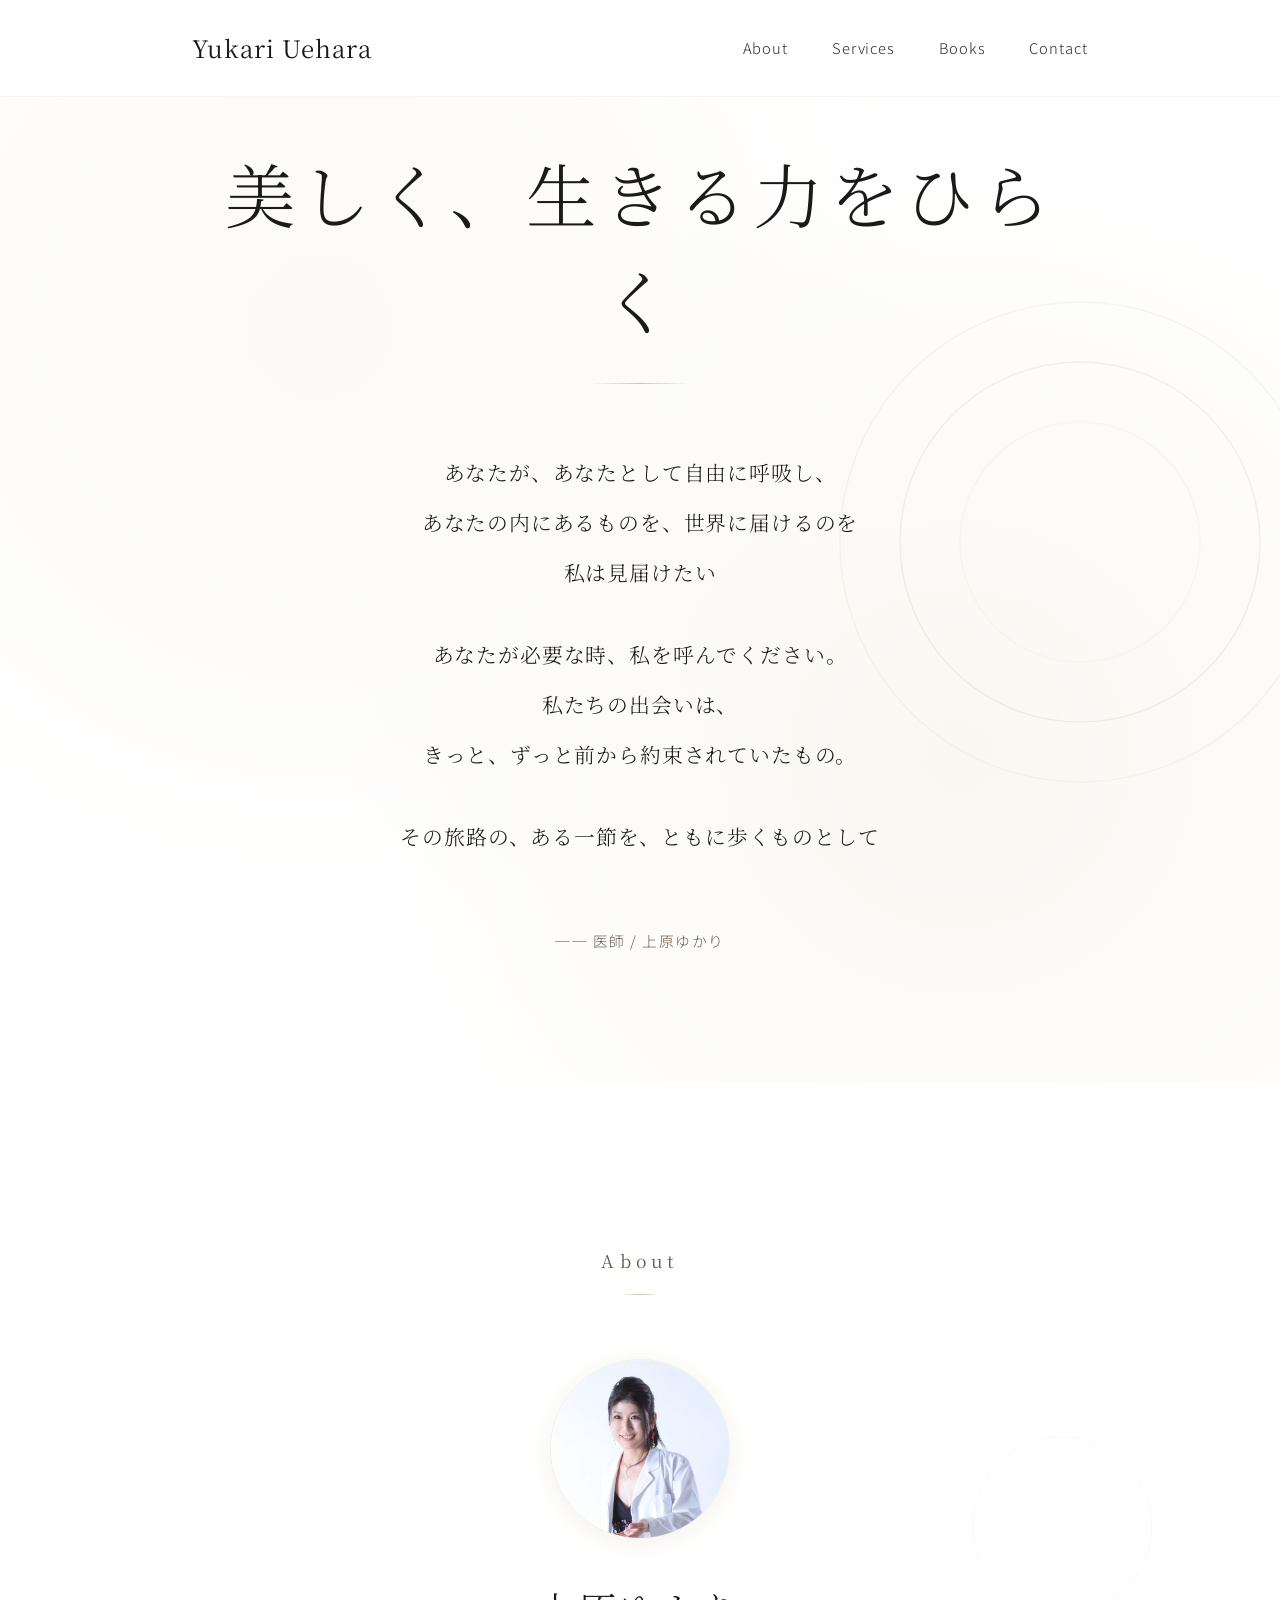
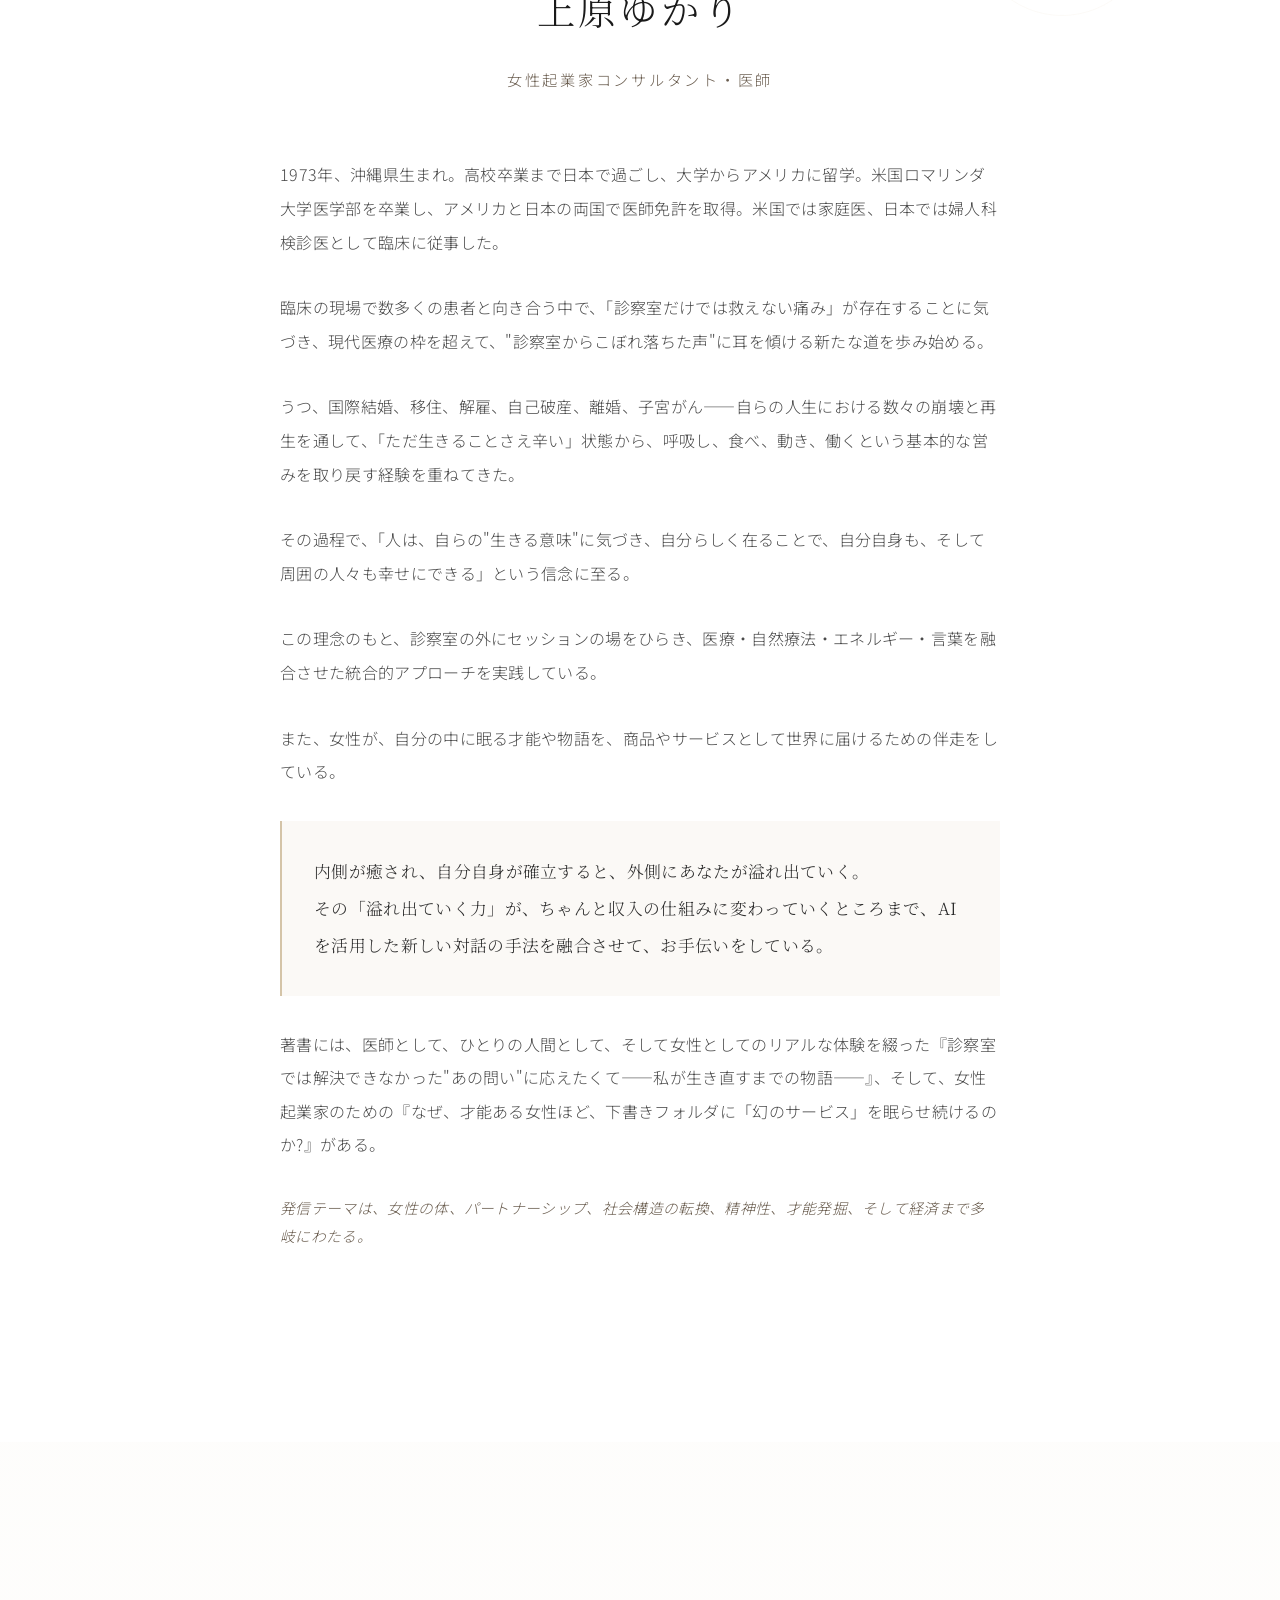
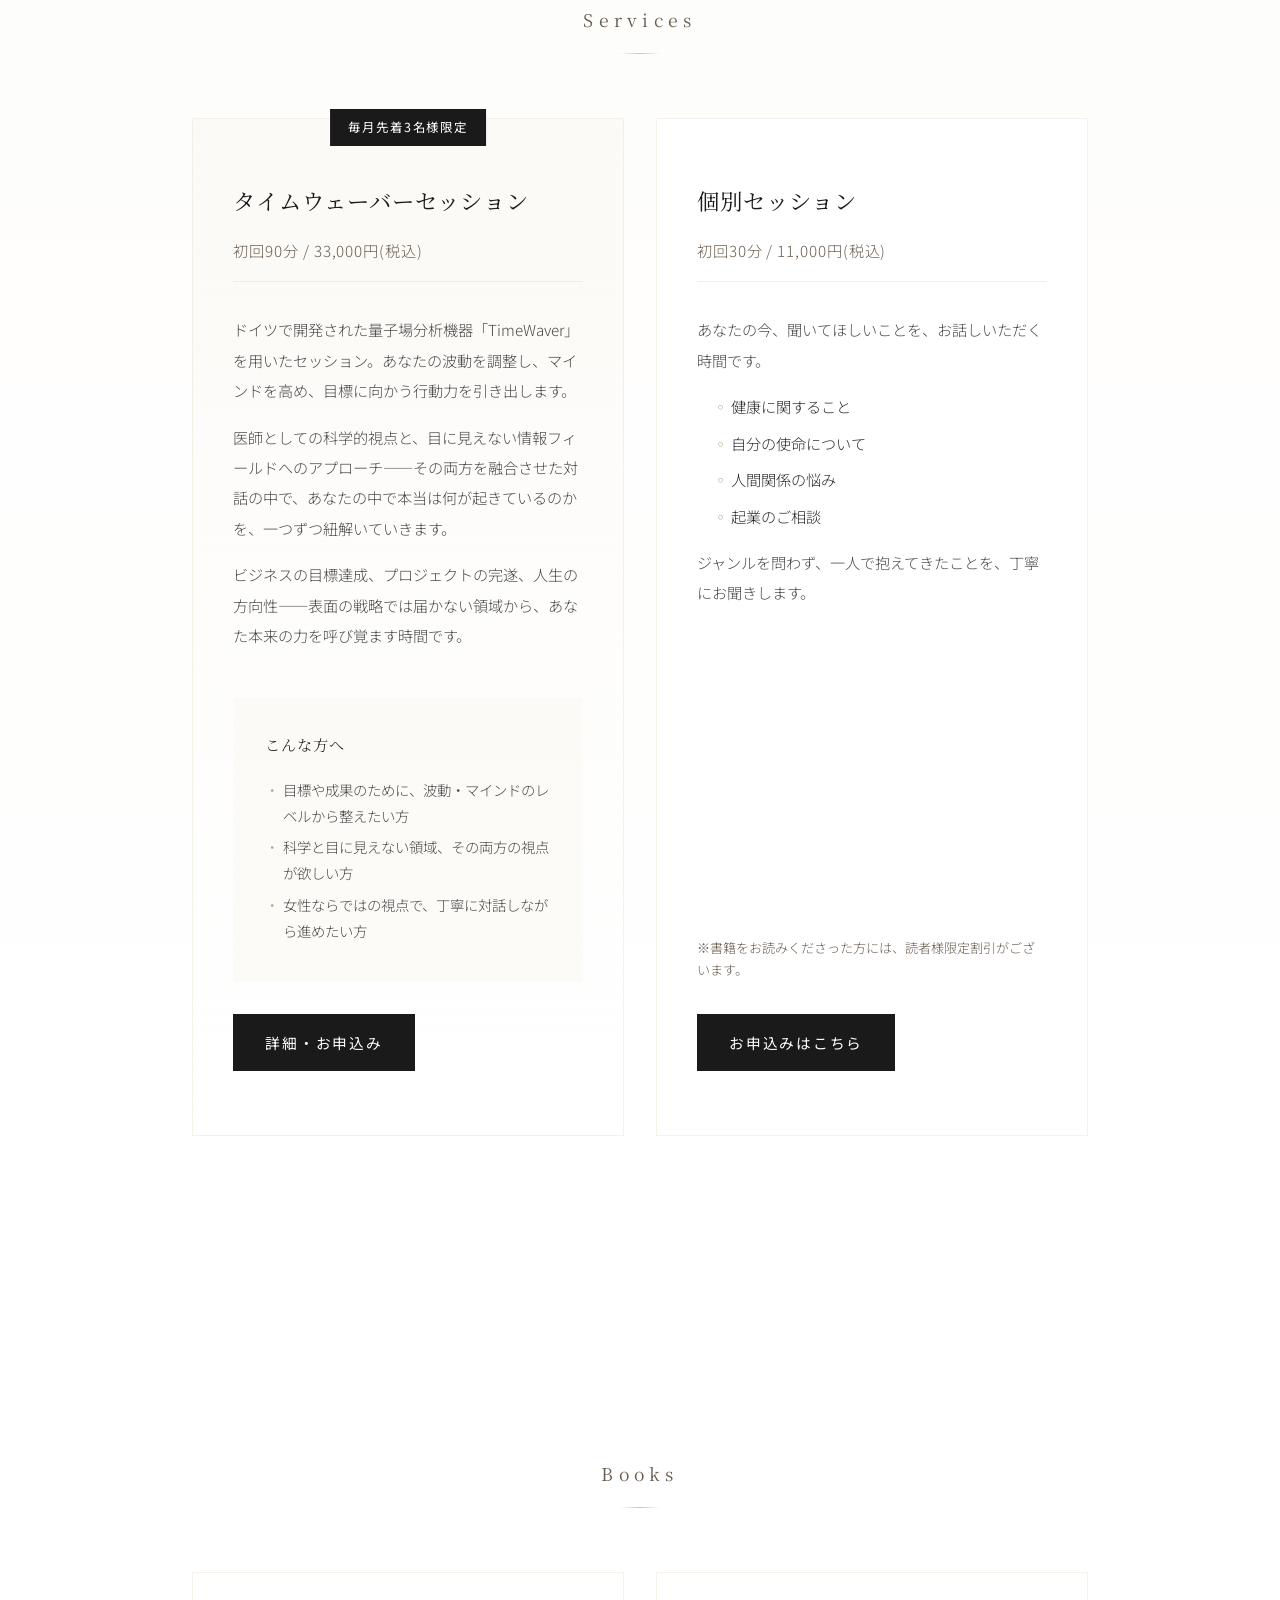
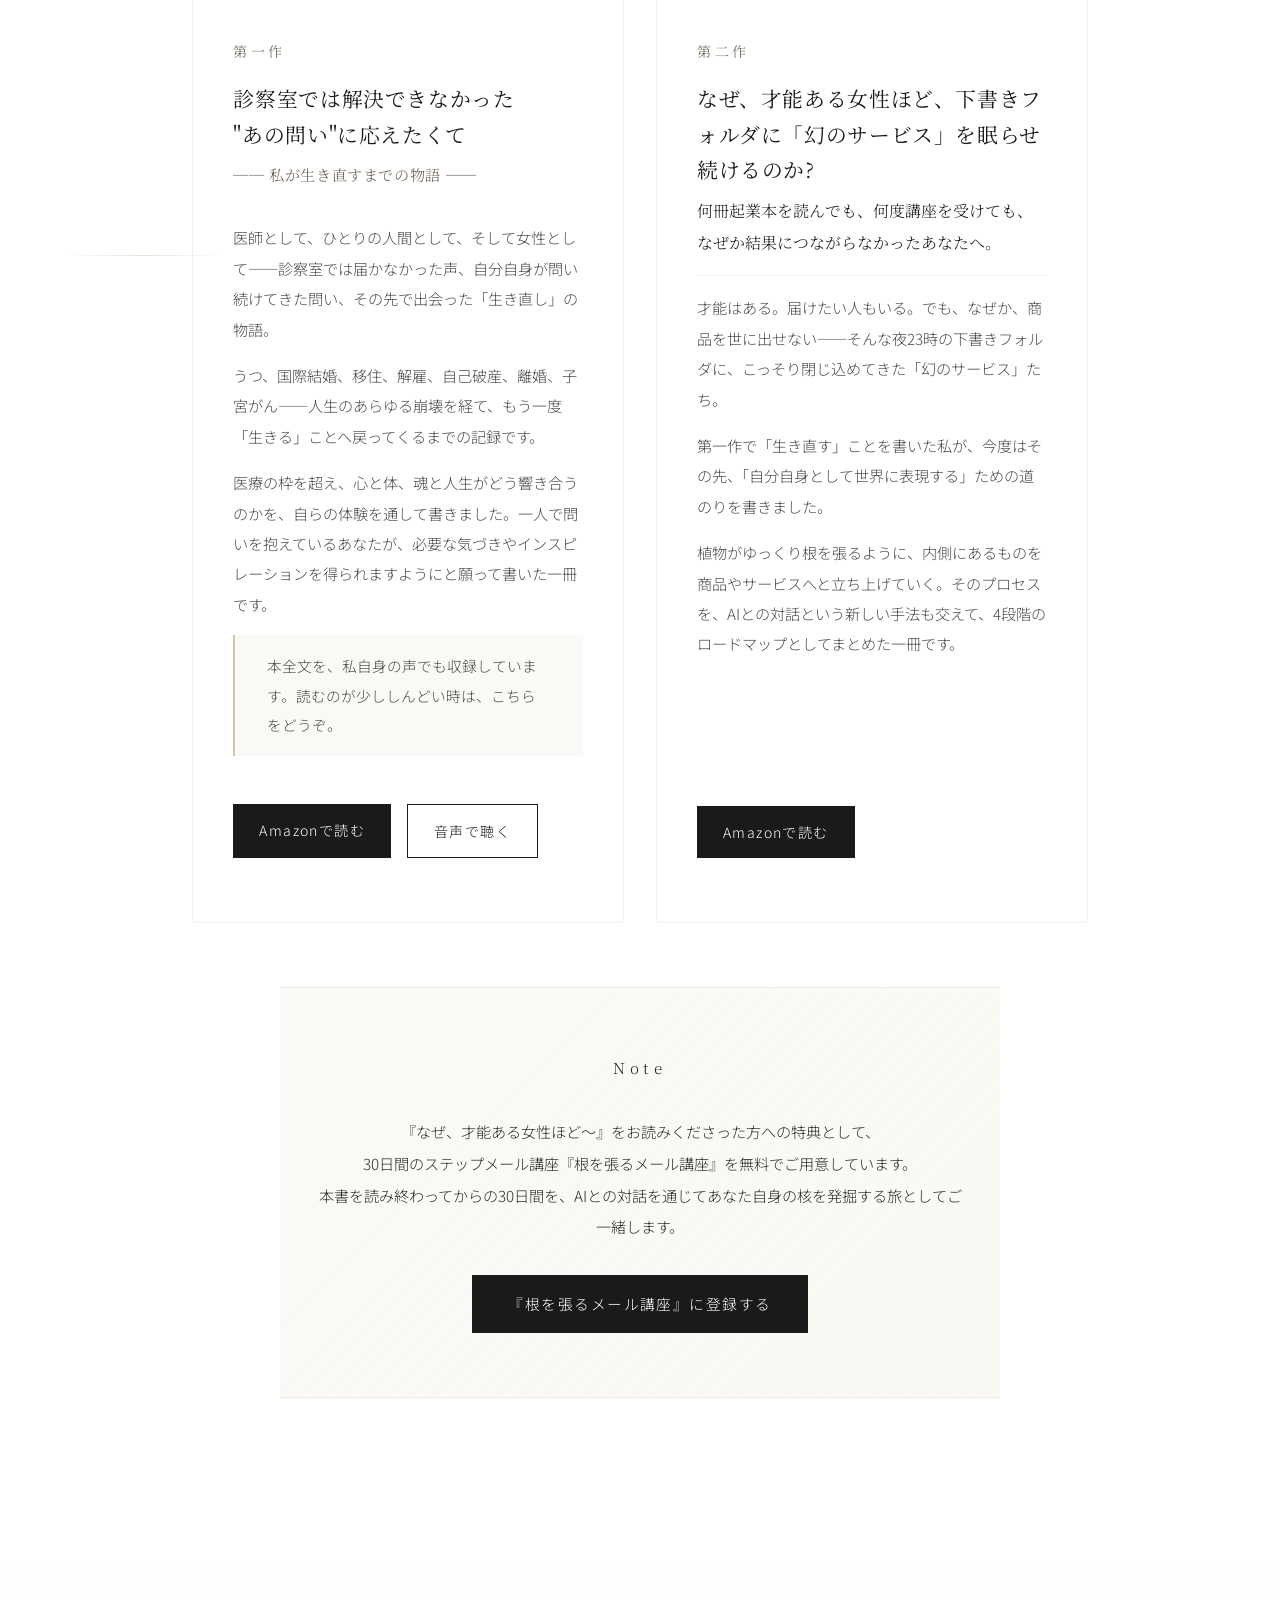
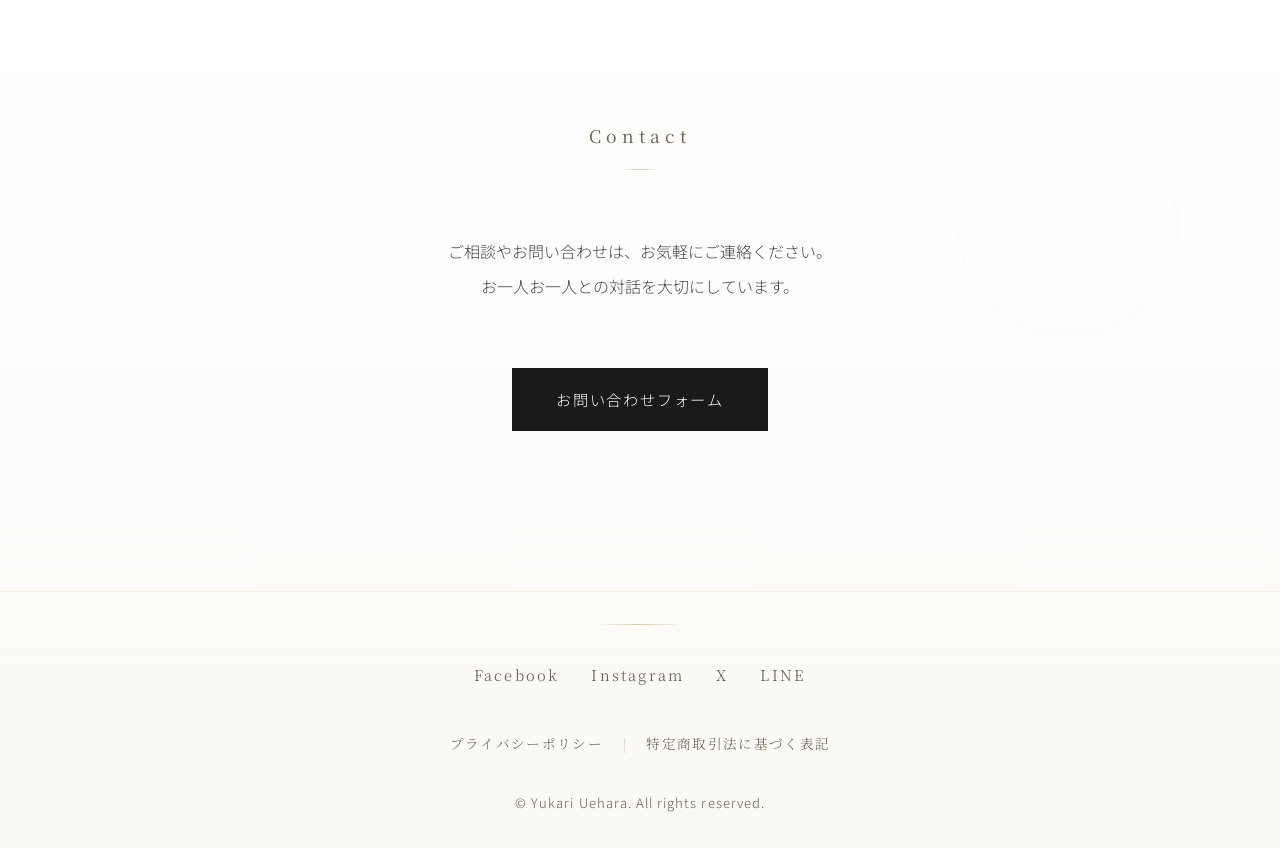
<file: index.html>
<!DOCTYPE html>
<html lang="ja">
<head>
    <meta charset="UTF-8">
    <meta name="viewport" content="width=device-width, initial-scale=1.0">
    <meta name="description" content="女性起業家コンサルタント・医師 上原ゆかり。内側を整え、外側に表現する旅をともに歩む伴走者として。タイムウェーバーセッション、個別セッション、書籍のご案内。">
    <meta name="keywords" content="上原ゆかり, 女性起業家コンサルタント, 医師, タイムウェーバー, ホリスティック医療, AI, 起業, 個別セッション">
    <meta property="og:title" content="Yukari Uehara - 美しく、生きる力をひらく">
    <meta property="og:description" content="女性起業家コンサルタント・医師 上原ゆかり。あなたが必要な時、私を呼んでください。">
    <meta property="og:type" content="website">
    <title>Yukari Uehara - 美しく、生きる力をひらく</title>
    <link rel="preconnect" href="https://fonts.googleapis.com">
    <link rel="preconnect" href="https://fonts.gstatic.com" crossorigin>
    <link href="https://fonts.googleapis.com/css2?family=Noto+Serif+JP:wght@300;400;500;600&family=Noto+Sans+JP:wght@300;400;500&display=swap" rel="stylesheet">
    <link rel="stylesheet" href="styles.css">
</head>
<body>
    <!-- Header -->
    <header>
        <div class="container header-inner">
            <div class="logo">
                <a href="#top">Yukari Uehara</a>
            </div>
            <button class="menu-toggle" aria-label="メニューを開く" aria-expanded="false">
                <span></span>
                <span></span>
                <span></span>
            </button>
            <nav id="primary-nav">
                <a href="#about">About</a>
                <a href="#services">Services</a>
                <a href="#books">Books</a>
                <a href="#contact">Contact</a>
            </nav>
        </div>
    </header>

    <main>
        <!-- Hero Section -->
        <section id="top" class="hero">
            <div class="hero-decoration" aria-hidden="true">
                <svg viewBox="0 0 200 200" xmlns="http://www.w3.org/2000/svg">
                    <circle cx="100" cy="100" r="80" fill="none" stroke="#E8DFC7" stroke-width="0.5" opacity="0.5"/>
                    <circle cx="100" cy="100" r="60" fill="none" stroke="#D4C4A8" stroke-width="0.5" opacity="0.4"/>
                    <circle cx="100" cy="100" r="40" fill="none" stroke="#E8DFC7" stroke-width="0.5" opacity="0.3"/>
                </svg>
            </div>
            <div class="container hero-content">
                <h1>美しく、生きる力をひらく</h1>
                <div class="hero-poem">
                    <p>
                        あなたが、あなたとして自由に呼吸し、<br>
                        あなたの内にあるものを、世界に届けるのを<br>
                        私は見届けたい
                    </p>
                    <p>
                        あなたが必要な時、私を呼んでください。<br>
                        私たちの出会いは、<br>
                        きっと、ずっと前から約束されていたもの。
                    </p>
                    <p>
                        その旅路の、ある一節を、ともに歩くものとして
                    </p>
                </div>
                <p class="hero-attribution">── 医師 / 上原ゆかり</p>
            </div>
        </section>

        <!-- About Section -->
        <section id="about" class="about">
            <div class="container">
                <h2 class="section-label">About</h2>
                <div class="profile">
                    <div class="profile-photo">
                        <img src="profile.jpg" alt="上原ゆかり" loading="lazy">
                    </div>
                    <h3 class="profile-name">上原ゆかり</h3>
                    <p class="profile-title">女性起業家コンサルタント・医師</p>
                </div>
                <div class="bio">
                    <p>
                        1973年、沖縄県生まれ。高校卒業まで日本で過ごし、大学からアメリカに留学。米国ロマリンダ大学医学部を卒業し、アメリカと日本の両国で医師免許を取得。米国では家庭医、日本では婦人科検診医として臨床に従事した。
                    </p>
                    <p>
                        臨床の現場で数多くの患者と向き合う中で、「診察室だけでは救えない痛み」が存在することに気づき、現代医療の枠を超えて、"診察室からこぼれ落ちた声"に耳を傾ける新たな道を歩み始める。
                    </p>
                    <p>
                        うつ、国際結婚、移住、解雇、自己破産、離婚、子宮がん——自らの人生における数々の崩壊と再生を通して、「ただ生きることさえ辛い」状態から、呼吸し、食べ、動き、働くという基本的な営みを取り戻す経験を重ねてきた。
                    </p>
                    <p>
                        その過程で、「人は、自らの"生きる意味"に気づき、自分らしく在ることで、自分自身も、そして周囲の人々も幸せにできる」という信念に至る。
                    </p>
                    <p>
                        この理念のもと、診察室の外にセッションの場をひらき、医療・自然療法・エネルギー・言葉を融合させた統合的アプローチを実践している。
                    </p>
                    <p>
                        また、女性が、自分の中に眠る才能や物語を、商品やサービスとして世界に届けるための伴走をしている。
                    </p>
                    <p class="bio-emphasis">
                        内側が癒され、自分自身が確立すると、外側にあなたが溢れ出ていく。<br>
                        その「溢れ出ていく力」が、ちゃんと収入の仕組みに変わっていくところまで、AIを活用した新しい対話の手法を融合させて、お手伝いをしている。
                    </p>
                    <p>
                        著書には、医師として、ひとりの人間として、そして女性としてのリアルな体験を綴った『診察室では解決できなかった"あの問い"に応えたくて——私が生き直すまでの物語——』、そして、女性起業家のための『なぜ、才能ある女性ほど、下書きフォルダに「幻のサービス」を眠らせ続けるのか?』がある。
                    </p>
                    <p class="bio-themes">
                        発信テーマは、女性の体、パートナーシップ、社会構造の転換、精神性、才能発掘、そして経済まで多岐にわたる。
                    </p>
                </div>
            </div>
        </section>

        <!-- Services Section -->
        <section id="services" class="services">
            <div class="container">
                <h2 class="section-label">Services</h2>
                <div class="services-grid">
                    <!-- Service 1: TimeWaver -->
                    <article class="service-card service-primary">
                        <div class="service-tag">毎月先着3名様限定</div>
                        <h3>タイムウェーバーセッション</h3>
                        <p class="service-price">初回90分 / 33,000円(税込)</p>
                        <div class="service-description">
                            <p>
                                ドイツで開発された量子場分析機器「TimeWaver」を用いたセッション。あなたの波動を調整し、マインドを高め、目標に向かう行動力を引き出します。
                            </p>
                            <p>
                                医師としての科学的視点と、目に見えない情報フィールドへのアプローチ——その両方を融合させた対話の中で、あなたの中で本当は何が起きているのかを、一つずつ紐解いていきます。
                            </p>
                            <p>
                                ビジネスの目標達成、プロジェクトの完遂、人生の方向性——表面の戦略では届かない領域から、あなた本来の力を呼び覚ます時間です。
                            </p>
                        </div>
                        <div class="service-target">
                            <p class="service-target-label">こんな方へ</p>
                            <ul>
                                <li>目標や成果のために、波動・マインドのレベルから整えたい方</li>
                                <li>科学と目に見えない領域、その両方の視点が欲しい方</li>
                                <li>女性ならではの視点で、丁寧に対話しながら進めたい方</li>
                            </ul>
                        </div>
                        <a href="https://drtimewaver.com/" class="service-cta" target="_blank" rel="noopener">詳細・お申込み</a>
                    </article>

                    <!-- Service 2: 個別セッション -->
                    <article class="service-card">
                        <h3>個別セッション</h3>
                        <p class="service-price">初回30分 / 11,000円(税込)</p>
                        <div class="service-description">
                            <p>あなたの今、聞いてほしいことを、お話しいただく時間です。</p>
                            <ul class="service-topics">
                                <li>健康に関すること</li>
                                <li>自分の使命について</li>
                                <li>人間関係の悩み</li>
                                <li>起業のご相談</li>
                            </ul>
                            <p>ジャンルを問わず、一人で抱えてきたことを、丁寧にお聞きします。</p>
                        </div>
                        <p class="service-note">※書籍をお読みくださった方には、読者様限定割引がございます。</p>
                        <a href="https://forms.gle/oBbmN3Bt9bSBzpuL7" class="service-cta" target="_blank" rel="noopener">お申込みはこちら</a>
                    </article>
                </div>
            </div>
        </section>

        <!-- Books Section -->
        <section id="books" class="books">
            <div class="container">
                <h2 class="section-label">Books</h2>
                <div class="books-grid">
                    <!-- Book 1 -->
                    <article class="book-card">
                        <div class="book-number">第一作</div>
                        <h3>診察室では解決できなかった<br>"あの問い"に応えたくて</h3>
                        <p class="book-subtitle">── 私が生き直すまでの物語 ──</p>
                        <div class="book-description">
                            <p>
                                医師として、ひとりの人間として、そして女性として——診察室では届かなかった声、自分自身が問い続けてきた問い、その先で出会った「生き直し」の物語。
                            </p>
                            <p>
                                うつ、国際結婚、移住、解雇、自己破産、離婚、子宮がん——人生のあらゆる崩壊を経て、もう一度「生きる」ことへ戻ってくるまでの記録です。
                            </p>
                            <p>
                                医療の枠を超え、心と体、魂と人生がどう響き合うのかを、自らの体験を通して書きました。一人で問いを抱えているあなたが、必要な気づきやインスピレーションを得られますようにと願って書いた一冊です。
                            </p>
                            <p class="book-note">
                                本全文を、私自身の声でも収録しています。読むのが少ししんどい時は、こちらをどうぞ。
                            </p>
                        </div>
                        <div class="book-links">
                            <a href="https://amzn.to/4kXAg3S" class="book-link" target="_blank" rel="noopener">Amazonで読む</a>
                            <a href="https://vimeo.com/1092642328/0027fd2500?share=copy&fl=sv&fe=ci" class="book-link book-link-secondary" target="_blank" rel="noopener">音声で聴く</a>
                        </div>
                    </article>

                    <!-- Book 2 -->
                    <article class="book-card">
                        <div class="book-number">第二作</div>
                        <h3>なぜ、才能ある女性ほど、下書きフォルダに「幻のサービス」を眠らせ続けるのか?</h3>
                        <div class="book-description">
                            <p class="book-lead">
                                何冊起業本を読んでも、何度講座を受けても、なぜか結果につながらなかったあなたへ。
                            </p>
                            <p>
                                才能はある。届けたい人もいる。でも、なぜか、商品を世に出せない——そんな夜23時の下書きフォルダに、こっそり閉じ込めてきた「幻のサービス」たち。
                            </p>
                            <p>
                                第一作で「生き直す」ことを書いた私が、今度はその先、「自分自身として世界に表現する」ための道のりを書きました。
                            </p>
                            <p>
                                植物がゆっくり根を張るように、内側にあるものを商品やサービスへと立ち上げていく。そのプロセスを、AIとの対話という新しい手法も交えて、4段階のロードマップとしてまとめた一冊です。
                            </p>
                        </div>
                        <div class="book-links">
                            <a href="#" class="book-link" target="_blank" rel="noopener">Amazonで読む</a>
                        </div>
                    </article>
                </div>

                <!-- Step-mail Note -->
                <div class="stepmail-note">
                    <p class="stepmail-label">Note</p>
                    <p>
                        『なぜ、才能ある女性ほど〜』をお読みくださった方への特典として、<br>
                        30日間のステップメール講座『根を張るメール講座』を無料でご用意しています。<br>
                        本書を読み終わってからの30日間を、AIとの対話を通じてあなた自身の核を発掘する旅としてご一緒します。
                    </p>
                    <a href="https://yukaridulan.com/p/r/XmqVpapb" class="stepmail-cta" target="_blank" rel="noopener">『根を張るメール講座』に登録する</a>
                </div>
            </div>
        </section>

        <!-- Contact Section -->
        <section id="contact" class="contact">
            <div class="container">
                <h2 class="section-label">Contact</h2>
                <p class="contact-intro">
                    ご相談やお問い合わせは、お気軽にご連絡ください。<br>
                    お一人お一人との対話を大切にしています。
                </p>
                <a href="https://forms.gle/oBbmN3Bt9bSBzpuL7" class="contact-cta" target="_blank" rel="noopener">お問い合わせフォーム</a>
            </div>
        </section>
    </main>

    <!-- Footer -->
    <footer>
        <div class="container">
            <div class="footer-sns">
                <a href="https://www.facebook.com/dr.yukari.uehara/" target="_blank" rel="noopener" aria-label="Facebook">Facebook</a>
                <a href="https://www.instagram.com/dr.yukari/" target="_blank" rel="noopener" aria-label="Instagram">Instagram</a>
                <a href="https://x.com/dryukariuehara" target="_blank" rel="noopener" aria-label="X (Twitter)">X</a>
                <a href="https://line.me/R/ti/p/%40xxl5711h" target="_blank" rel="noopener" aria-label="LINE">LINE</a>
            </div>

            <div class="footer-links">
                <a href="privacy.html">プライバシーポリシー</a>
                <span class="footer-links-separator">|</span>
                <a href="tokushoho.html">特定商取引法に基づく表記</a>
            </div>

            <p class="footer-copy">© Yukari Uehara. All rights reserved.</p>
        </div>
    </footer>

    <script>
        // Mobile menu toggle
        const menuToggle = document.querySelector('.menu-toggle');
        const nav = document.getElementById('primary-nav');
        menuToggle.addEventListener('click', () => {
            const isOpen = nav.classList.toggle('is-open');
            menuToggle.classList.toggle('is-open');
            menuToggle.setAttribute('aria-expanded', isOpen);
        });

        // Close mobile menu when clicking a link
        nav.querySelectorAll('a').forEach(link => {
            link.addEventListener('click', () => {
                nav.classList.remove('is-open');
                menuToggle.classList.remove('is-open');
                menuToggle.setAttribute('aria-expanded', 'false');
            });
        });

        // Fade-in on scroll
        const fadeElements = document.querySelectorAll('section, .service-card, .book-card');
        const observer = new IntersectionObserver((entries) => {
            entries.forEach(entry => {
                if (entry.isIntersecting) {
                    entry.target.classList.add('is-visible');
                    observer.unobserve(entry.target);
                }
            });
        }, { threshold: 0.1, rootMargin: '0px 0px -50px 0px' });

        fadeElements.forEach(el => {
            el.classList.add('fade-in');
            observer.observe(el);
        });
    </script>
</body>
</html>
</file>
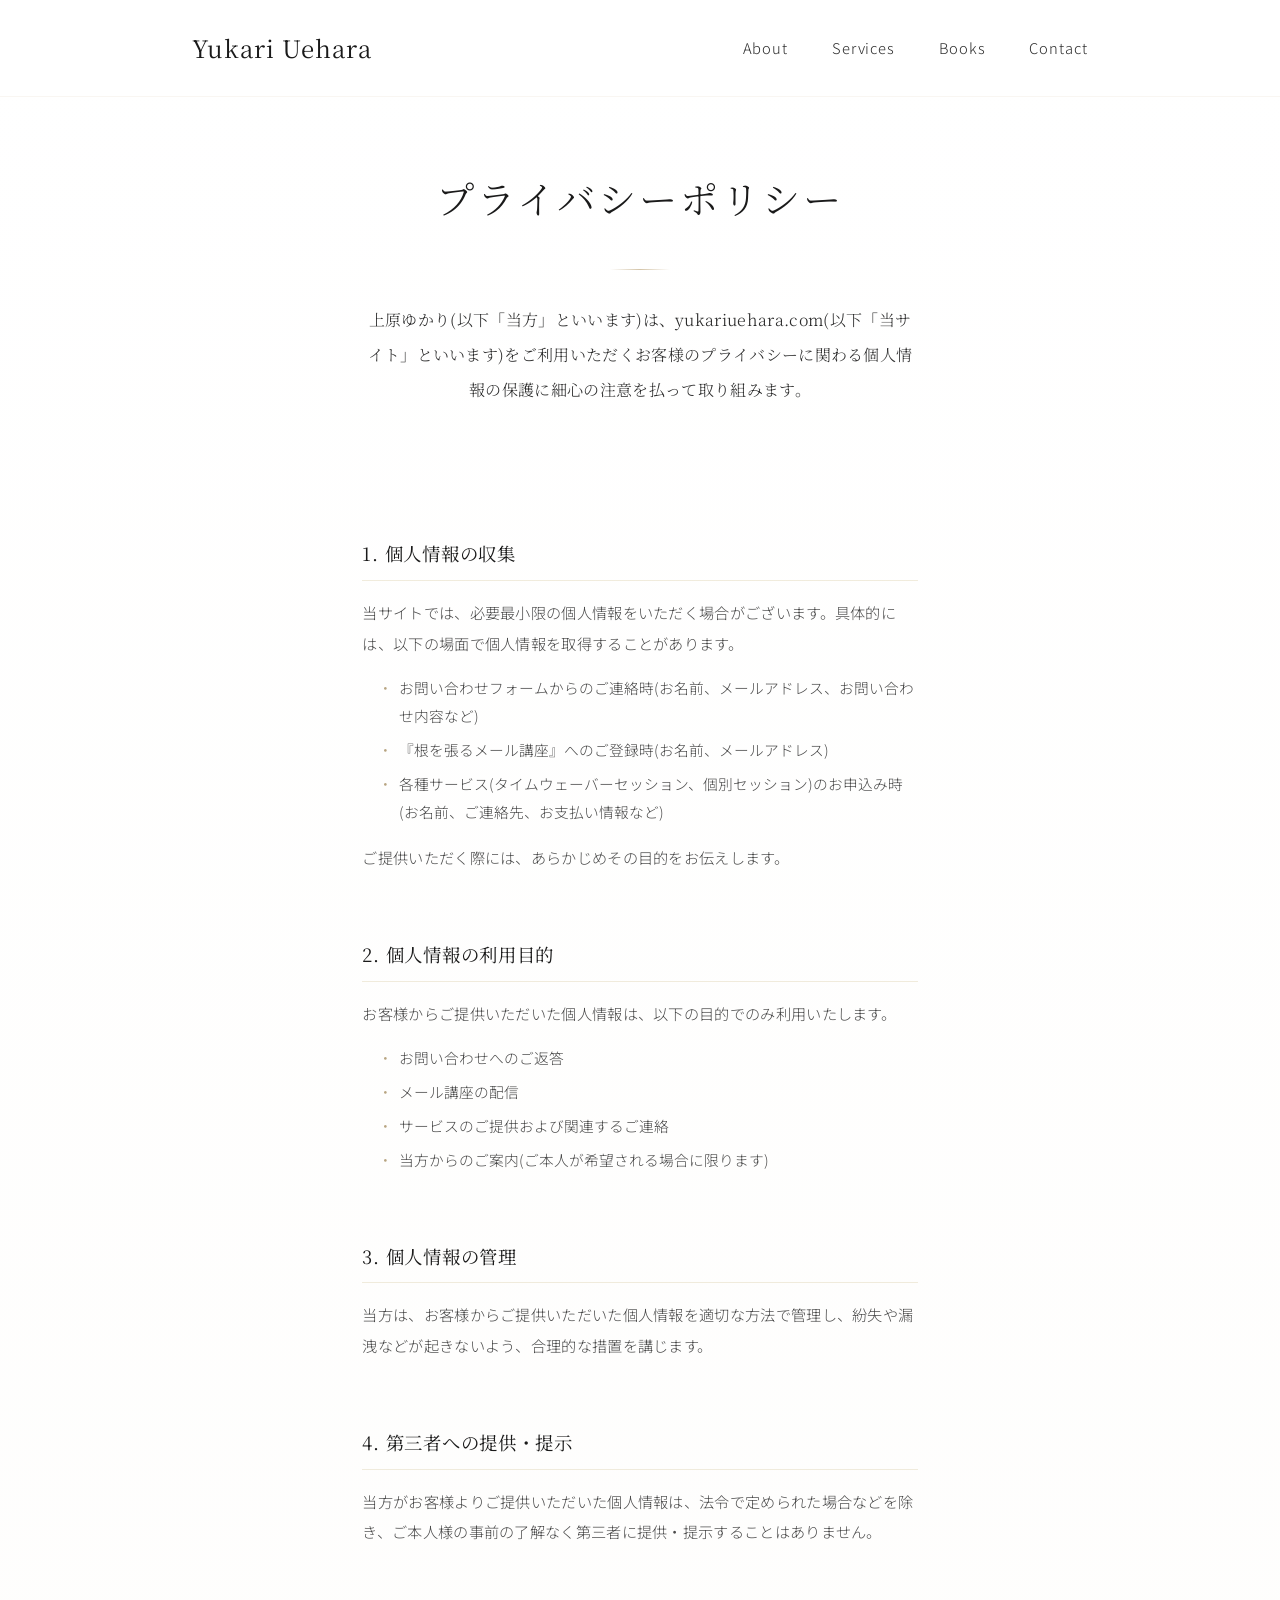
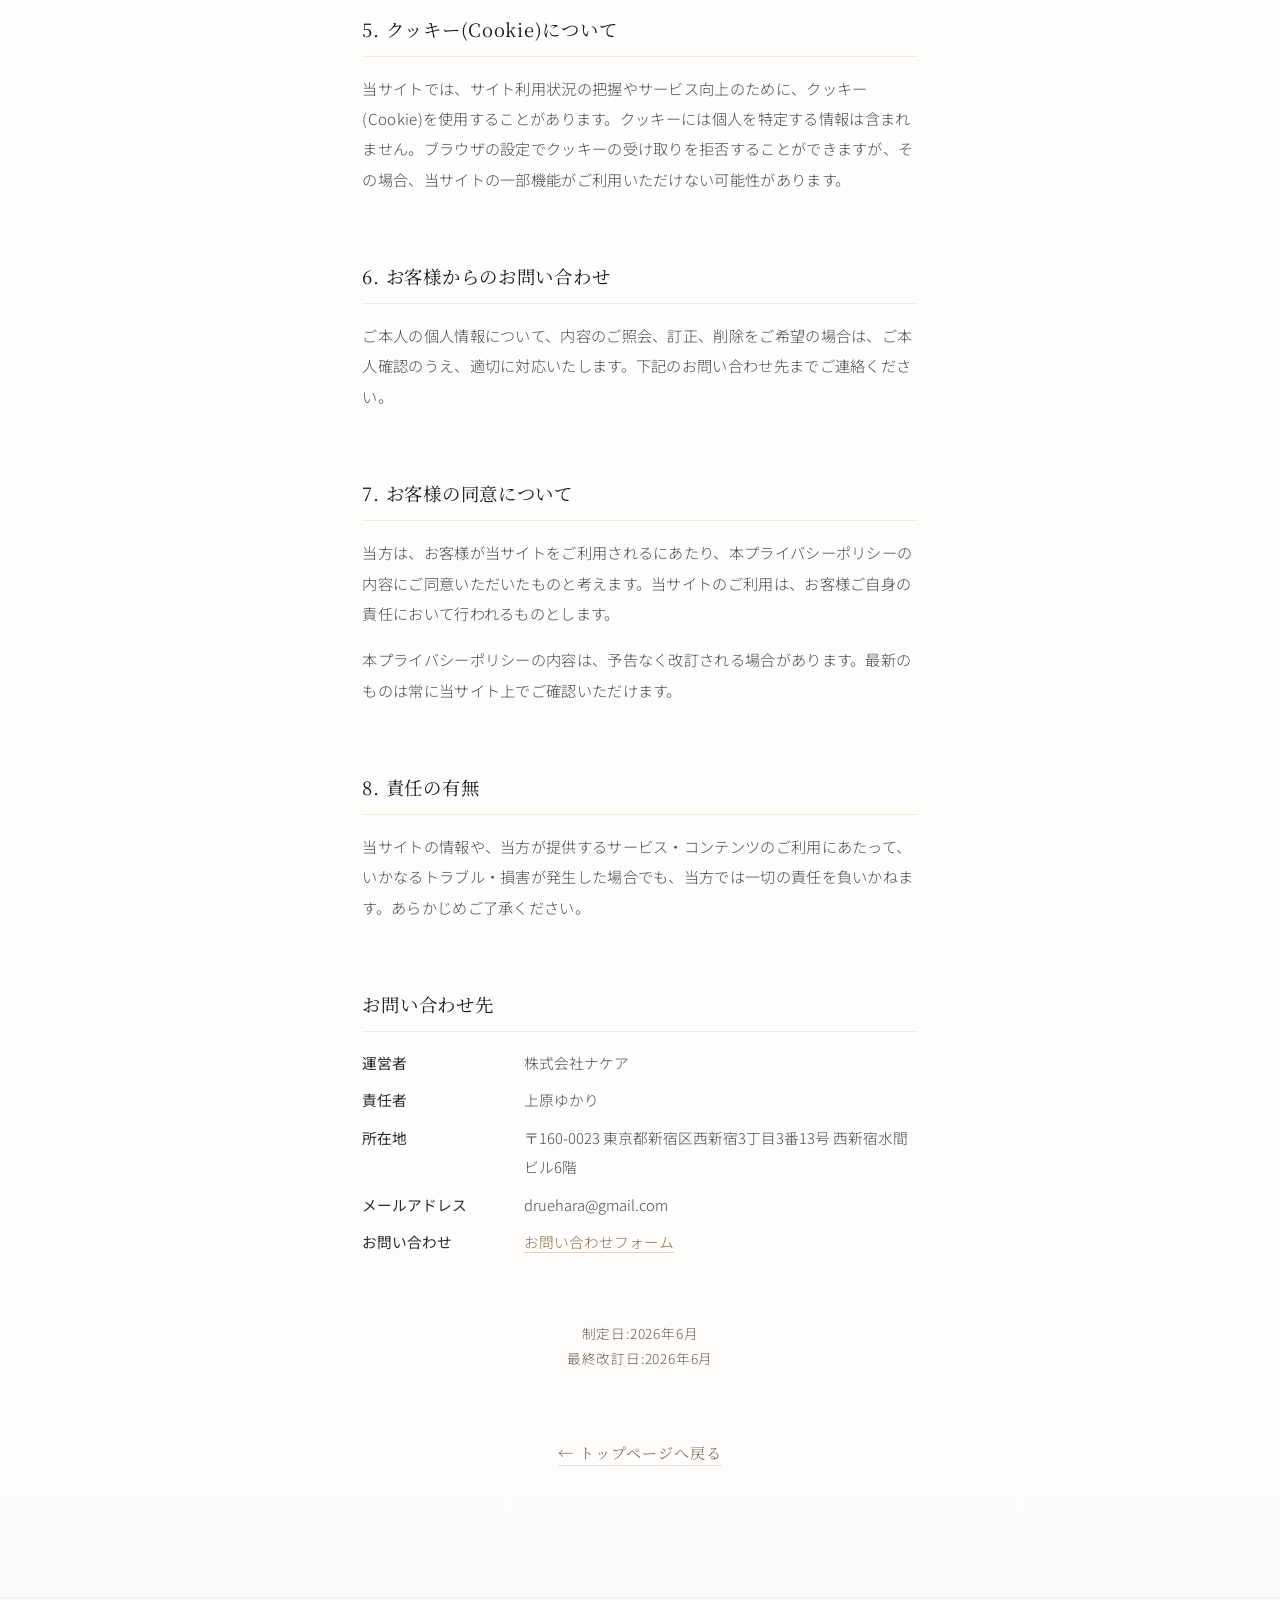
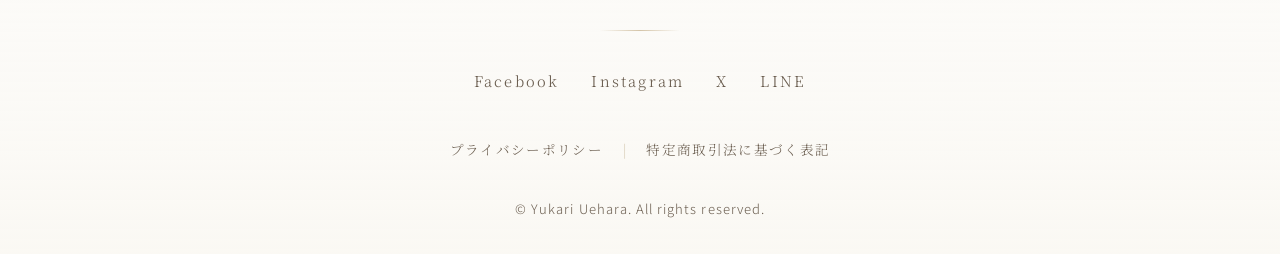
<file: privacy.html>
<!DOCTYPE html>
<html lang="ja">
<head>
    <meta charset="UTF-8">
    <meta name="viewport" content="width=device-width, initial-scale=1.0">
    <meta name="description" content="yukariuehara.com のプライバシーポリシー">
    <meta name="robots" content="index, follow">
    <title>プライバシーポリシー | Yukari Uehara</title>
    <link rel="preconnect" href="https://fonts.googleapis.com">
    <link rel="preconnect" href="https://fonts.gstatic.com" crossorigin>
    <link href="https://fonts.googleapis.com/css2?family=Noto+Serif+JP:wght@300;400;500;600&family=Noto+Sans+JP:wght@300;400;500&display=swap" rel="stylesheet">
    <link rel="stylesheet" href="styles.css">
</head>
<body>
    <!-- Header -->
    <header>
        <div class="container header-inner">
            <div class="logo">
                <a href="index.html">Yukari Uehara</a>
            </div>
            <button class="menu-toggle" aria-label="メニューを開く" aria-expanded="false">
                <span></span>
                <span></span>
                <span></span>
            </button>
            <nav id="primary-nav">
                <a href="index.html#about">About</a>
                <a href="index.html#services">Services</a>
                <a href="index.html#books">Books</a>
                <a href="index.html#contact">Contact</a>
            </nav>
        </div>
    </header>

    <main>
        <section class="legal-page">
            <div class="container legal-container">
                <h1 class="legal-title">プライバシーポリシー</h1>
                <p class="legal-intro">
                    上原ゆかり(以下「当方」といいます)は、yukariuehara.com(以下「当サイト」といいます)をご利用いただくお客様のプライバシーに関わる個人情報の保護に細心の注意を払って取り組みます。
                </p>

                <article class="legal-section">
                    <h2>1. 個人情報の収集</h2>
                    <p>
                        当サイトでは、必要最小限の個人情報をいただく場合がございます。具体的には、以下の場面で個人情報を取得することがあります。
                    </p>
                    <ul>
                        <li>お問い合わせフォームからのご連絡時(お名前、メールアドレス、お問い合わせ内容など)</li>
                        <li>『根を張るメール講座』へのご登録時(お名前、メールアドレス)</li>
                        <li>各種サービス(タイムウェーバーセッション、個別セッション)のお申込み時(お名前、ご連絡先、お支払い情報など)</li>
                    </ul>
                    <p>
                        ご提供いただく際には、あらかじめその目的をお伝えします。
                    </p>
                </article>

                <article class="legal-section">
                    <h2>2. 個人情報の利用目的</h2>
                    <p>
                        お客様からご提供いただいた個人情報は、以下の目的でのみ利用いたします。
                    </p>
                    <ul>
                        <li>お問い合わせへのご返答</li>
                        <li>メール講座の配信</li>
                        <li>サービスのご提供および関連するご連絡</li>
                        <li>当方からのご案内(ご本人が希望される場合に限ります)</li>
                    </ul>
                </article>

                <article class="legal-section">
                    <h2>3. 個人情報の管理</h2>
                    <p>
                        当方は、お客様からご提供いただいた個人情報を適切な方法で管理し、紛失や漏洩などが起きないよう、合理的な措置を講じます。
                    </p>
                </article>

                <article class="legal-section">
                    <h2>4. 第三者への提供・提示</h2>
                    <p>
                        当方がお客様よりご提供いただいた個人情報は、法令で定められた場合などを除き、ご本人様の事前の了解なく第三者に提供・提示することはありません。
                    </p>
                </article>

                <article class="legal-section">
                    <h2>5. クッキー(Cookie)について</h2>
                    <p>
                        当サイトでは、サイト利用状況の把握やサービス向上のために、クッキー(Cookie)を使用することがあります。クッキーには個人を特定する情報は含まれません。ブラウザの設定でクッキーの受け取りを拒否することができますが、その場合、当サイトの一部機能がご利用いただけない可能性があります。
                    </p>
                </article>

                <article class="legal-section">
                    <h2>6. お客様からのお問い合わせ</h2>
                    <p>
                        ご本人の個人情報について、内容のご照会、訂正、削除をご希望の場合は、ご本人確認のうえ、適切に対応いたします。下記のお問い合わせ先までご連絡ください。
                    </p>
                </article>

                <article class="legal-section">
                    <h2>7. お客様の同意について</h2>
                    <p>
                        当方は、お客様が当サイトをご利用されるにあたり、本プライバシーポリシーの内容にご同意いただいたものと考えます。当サイトのご利用は、お客様ご自身の責任において行われるものとします。
                    </p>
                    <p>
                        本プライバシーポリシーの内容は、予告なく改訂される場合があります。最新のものは常に当サイト上でご確認いただけます。
                    </p>
                </article>

                <article class="legal-section">
                    <h2>8. 責任の有無</h2>
                    <p>
                        当サイトの情報や、当方が提供するサービス・コンテンツのご利用にあたって、いかなるトラブル・損害が発生した場合でも、当方では一切の責任を負いかねます。あらかじめご了承ください。
                    </p>
                </article>

                <article class="legal-section">
                    <h2>お問い合わせ先</h2>
                    <dl class="legal-dl">
                        <dt>運営者</dt><dd>株式会社ナケア</dd>
                        <dt>責任者</dt><dd>上原ゆかり</dd>
                        <dt>所在地</dt><dd>〒160-0023 東京都新宿区西新宿3丁目3番13号 西新宿水間ビル6階</dd>
                        <dt>メールアドレス</dt><dd>druehara@gmail.com</dd>
                        <dt>お問い合わせ</dt><dd><a href="https://forms.gle/oBbmN3Bt9bSBzpuL7" target="_blank" rel="noopener">お問い合わせフォーム</a></dd>
                    </dl>
                </article>

                <p class="legal-date">
                    制定日:2026年6月<br>
                    最終改訂日:2026年6月
                </p>

                <p class="legal-back">
                    <a href="index.html">← トップページへ戻る</a>
                </p>
            </div>
        </section>
    </main>

    <!-- Footer -->
    <footer>
        <div class="container">
            <div class="footer-sns">
                <a href="https://www.facebook.com/dr.yukari.uehara/" target="_blank" rel="noopener" aria-label="Facebook">Facebook</a>
                <a href="https://www.instagram.com/dr.yukari/" target="_blank" rel="noopener" aria-label="Instagram">Instagram</a>
                <a href="https://x.com/dryukariuehara" target="_blank" rel="noopener" aria-label="X (Twitter)">X</a>
                <a href="https://line.me/R/ti/p/%40xxl5711h" target="_blank" rel="noopener" aria-label="LINE">LINE</a>
            </div>

            <div class="footer-links">
                <a href="privacy.html">プライバシーポリシー</a>
                <span class="footer-links-separator">|</span>
                <a href="tokushoho.html">特定商取引法に基づく表記</a>
            </div>

            <p class="footer-copy">© Yukari Uehara. All rights reserved.</p>
        </div>
    </footer>

    <script>
        const menuToggle = document.querySelector('.menu-toggle');
        const nav = document.getElementById('primary-nav');
        menuToggle.addEventListener('click', () => {
            const isOpen = nav.classList.toggle('is-open');
            menuToggle.classList.toggle('is-open');
            menuToggle.setAttribute('aria-expanded', isOpen);
        });
        nav.querySelectorAll('a').forEach(link => {
            link.addEventListener('click', () => {
                nav.classList.remove('is-open');
                menuToggle.classList.remove('is-open');
                menuToggle.setAttribute('aria-expanded', 'false');
            });
        });
    </script>
</body>
</html>
</file>
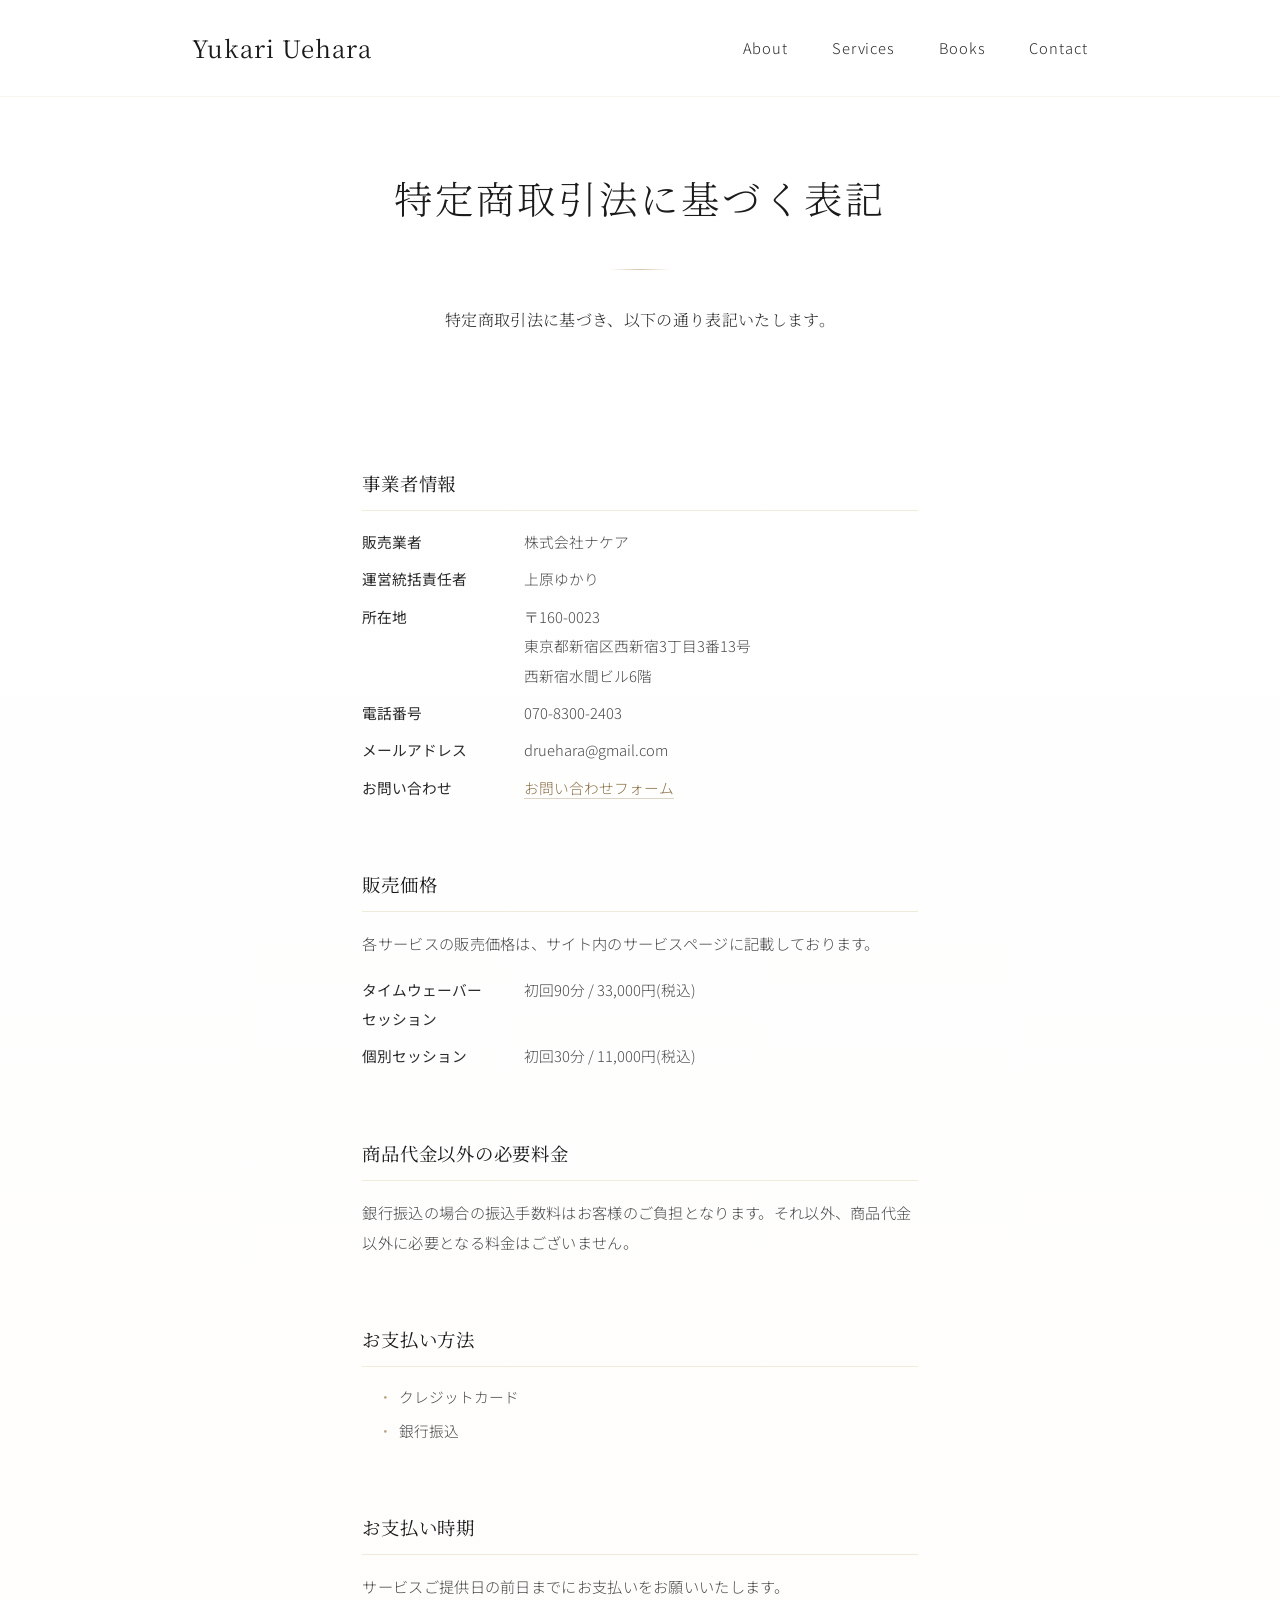
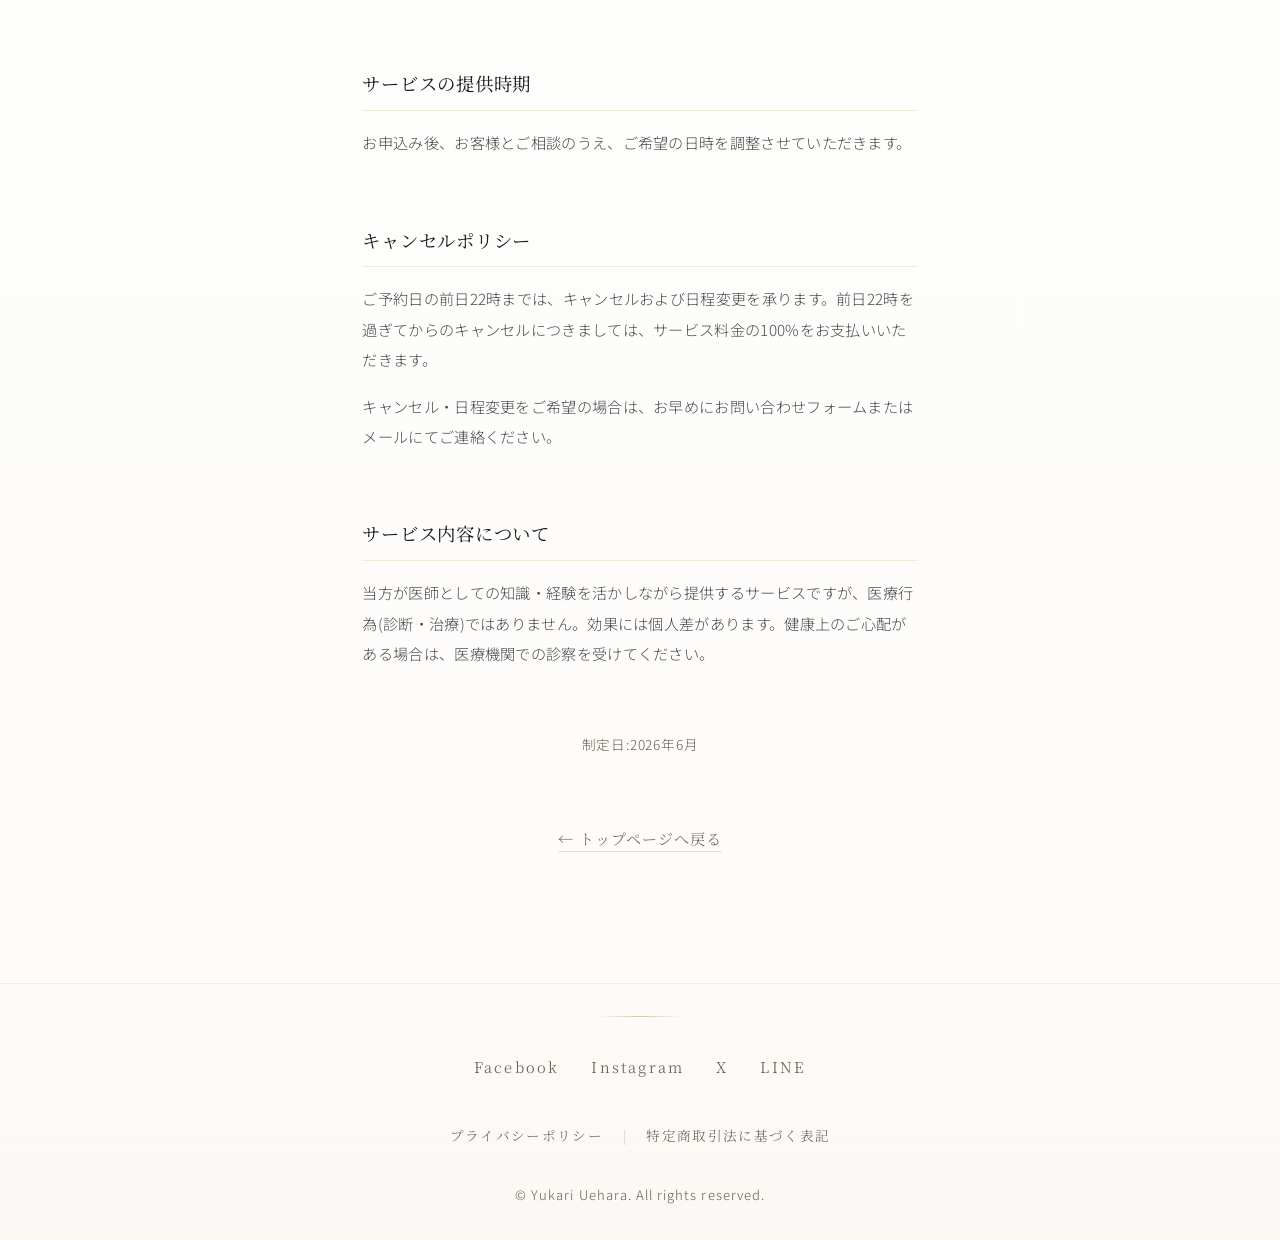
<file: tokushoho.html>
<!DOCTYPE html>
<html lang="ja">
<head>
    <meta charset="UTF-8">
    <meta name="viewport" content="width=device-width, initial-scale=1.0">
    <meta name="description" content="yukariuehara.com の特定商取引法に基づく表記">
    <meta name="robots" content="index, follow">
    <title>特定商取引法に基づく表記 | Yukari Uehara</title>
    <link rel="preconnect" href="https://fonts.googleapis.com">
    <link rel="preconnect" href="https://fonts.gstatic.com" crossorigin>
    <link href="https://fonts.googleapis.com/css2?family=Noto+Serif+JP:wght@300;400;500;600&family=Noto+Sans+JP:wght@300;400;500&display=swap" rel="stylesheet">
    <link rel="stylesheet" href="styles.css">
</head>
<body>
    <!-- Header -->
    <header>
        <div class="container header-inner">
            <div class="logo">
                <a href="index.html">Yukari Uehara</a>
            </div>
            <button class="menu-toggle" aria-label="メニューを開く" aria-expanded="false">
                <span></span>
                <span></span>
                <span></span>
            </button>
            <nav id="primary-nav">
                <a href="index.html#about">About</a>
                <a href="index.html#services">Services</a>
                <a href="index.html#books">Books</a>
                <a href="index.html#contact">Contact</a>
            </nav>
        </div>
    </header>

    <main>
        <section class="legal-page">
            <div class="container legal-container">
                <h1 class="legal-title">特定商取引法に基づく表記</h1>
                <p class="legal-intro">
                    特定商取引法に基づき、以下の通り表記いたします。
                </p>

                <article class="legal-section">
                    <h2>事業者情報</h2>
                    <dl class="legal-dl">
                        <dt>販売業者</dt><dd>株式会社ナケア</dd>
                        <dt>運営統括責任者</dt><dd>上原ゆかり</dd>
                        <dt>所在地</dt><dd>〒160-0023<br>東京都新宿区西新宿3丁目3番13号<br>西新宿水間ビル6階</dd>
                        <dt>電話番号</dt><dd>070-8300-2403</dd>
                        <dt>メールアドレス</dt><dd>druehara@gmail.com</dd>
                        <dt>お問い合わせ</dt><dd><a href="https://forms.gle/oBbmN3Bt9bSBzpuL7" target="_blank" rel="noopener">お問い合わせフォーム</a></dd>
                    </dl>
                </article>

                <article class="legal-section">
                    <h2>販売価格</h2>
                    <p>
                        各サービスの販売価格は、サイト内のサービスページに記載しております。
                    </p>
                    <dl class="legal-dl">
                        <dt>タイムウェーバーセッション</dt><dd>初回90分 / 33,000円(税込)</dd>
                        <dt>個別セッション</dt><dd>初回30分 / 11,000円(税込)</dd>
                    </dl>
                </article>

                <article class="legal-section">
                    <h2>商品代金以外の必要料金</h2>
                    <p>
                        銀行振込の場合の振込手数料はお客様のご負担となります。それ以外、商品代金以外に必要となる料金はございません。
                    </p>
                </article>

                <article class="legal-section">
                    <h2>お支払い方法</h2>
                    <ul>
                        <li>クレジットカード</li>
                        <li>銀行振込</li>
                    </ul>
                </article>

                <article class="legal-section">
                    <h2>お支払い時期</h2>
                    <p>
                        サービスご提供日の前日までにお支払いをお願いいたします。
                    </p>
                </article>

                <article class="legal-section">
                    <h2>サービスの提供時期</h2>
                    <p>
                        お申込み後、お客様とご相談のうえ、ご希望の日時を調整させていただきます。
                    </p>
                </article>

                <article class="legal-section">
                    <h2>キャンセルポリシー</h2>
                    <p>
                        ご予約日の前日22時までは、キャンセルおよび日程変更を承ります。前日22時を過ぎてからのキャンセルにつきましては、サービス料金の100%をお支払いいただきます。
                    </p>
                    <p>
                        キャンセル・日程変更をご希望の場合は、お早めにお問い合わせフォームまたはメールにてご連絡ください。
                    </p>
                </article>

                <article class="legal-section">
                    <h2>サービス内容について</h2>
                    <p>
                        当方が医師としての知識・経験を活かしながら提供するサービスですが、医療行為(診断・治療)ではありません。効果には個人差があります。健康上のご心配がある場合は、医療機関での診察を受けてください。
                    </p>
                </article>

                <p class="legal-date">
                    制定日:2026年6月
                </p>

                <p class="legal-back">
                    <a href="index.html">← トップページへ戻る</a>
                </p>
            </div>
        </section>
    </main>

    <!-- Footer -->
    <footer>
        <div class="container">
            <div class="footer-sns">
                <a href="https://www.facebook.com/dr.yukari.uehara/" target="_blank" rel="noopener" aria-label="Facebook">Facebook</a>
                <a href="https://www.instagram.com/dr.yukari/" target="_blank" rel="noopener" aria-label="Instagram">Instagram</a>
                <a href="https://x.com/dryukariuehara" target="_blank" rel="noopener" aria-label="X (Twitter)">X</a>
                <a href="https://line.me/R/ti/p/%40xxl5711h" target="_blank" rel="noopener" aria-label="LINE">LINE</a>
            </div>

            <div class="footer-links">
                <a href="privacy.html">プライバシーポリシー</a>
                <span class="footer-links-separator">|</span>
                <a href="tokushoho.html">特定商取引法に基づく表記</a>
            </div>

            <p class="footer-copy">© Yukari Uehara. All rights reserved.</p>
        </div>
    </footer>

    <script>
        const menuToggle = document.querySelector('.menu-toggle');
        const nav = document.getElementById('primary-nav');
        menuToggle.addEventListener('click', () => {
            const isOpen = nav.classList.toggle('is-open');
            menuToggle.classList.toggle('is-open');
            menuToggle.setAttribute('aria-expanded', isOpen);
        });
        nav.querySelectorAll('a').forEach(link => {
            link.addEventListener('click', () => {
                nav.classList.remove('is-open');
                menuToggle.classList.remove('is-open');
                menuToggle.setAttribute('aria-expanded', 'false');
            });
        });
    </script>
</body>
</html>
</file>
<file: styles.css>
/* ========================================
   Yukari Uehara - styles.css
   美しく、生きる力をひらく
   ======================================== */

/* --------------------------------
   CSS Variables
   -------------------------------- */
:root {
    /* Colors - Organic, refined palette */
    --color-bg: #FFFFFF;
    --color-bg-soft: #FAF6EE;
    --color-cream: #F5F1E8;
    --color-beige-light: #E8DFC7;
    --color-beige: #D4C4A8;
    --color-beige-deep: #B8A582;
    --color-brown-muted: #6A5D4F;
    --color-text-primary: #1A1A1A;
    --color-text: #2C2C2C;
    --color-text-secondary: #4A4A4A;
    --color-text-muted: #6A5D4F;
    --color-accent: #8B6F47;

    /* Typography */
    --font-serif: 'Noto Serif JP', 'Yu Mincho', '游明朝', serif;
    --font-sans: 'Noto Sans JP', sans-serif;

    /* Spacing */
    --space-xs: 0.5rem;
    --space-sm: 1rem;
    --space-md: 2rem;
    --space-lg: 4rem;
    --space-xl: 8rem;
    --space-xxl: 10rem;

    /* Layout */
    --container-max: 1100px;
    --container-padding: 8%;
    --container-padding-mobile: 6%;
}

/* --------------------------------
   Reset
   -------------------------------- */
*, *::before, *::after {
    margin: 0;
    padding: 0;
    box-sizing: border-box;
}

html {
    scroll-behavior: smooth;
    scroll-padding-top: 80px;
}

body {
    font-family: var(--font-sans);
    background-color: var(--color-bg);
    color: var(--color-text);
    line-height: 2.0;
    font-size: 16px;
    font-weight: 300;
    overflow-x: hidden;
}

img {
    max-width: 100%;
    height: auto;
    display: block;
}

a {
    color: inherit;
    text-decoration: none;
    transition: opacity 0.3s ease, color 0.3s ease;
}

ul, ol {
    list-style: none;
}

button {
    background: none;
    border: none;
    cursor: pointer;
    font-family: inherit;
    color: inherit;
}

/* --------------------------------
   Container
   -------------------------------- */
.container {
    max-width: var(--container-max);
    margin: 0 auto;
    padding: 0 var(--container-padding);
}

@media (max-width: 768px) {
    .container {
        padding: 0 var(--container-padding-mobile);
    }
}

/* --------------------------------
   Header
   -------------------------------- */
header {
    position: fixed;
    top: 0;
    left: 0;
    right: 0;
    background-color: rgba(255, 255, 255, 0.96);
    backdrop-filter: blur(20px);
    -webkit-backdrop-filter: blur(20px);
    z-index: 1000;
    padding: 24px 0;
    border-bottom: 1px solid rgba(212, 196, 168, 0.15);
    transition: padding 0.3s ease;
}

.header-inner {
    display: flex;
    justify-content: space-between;
    align-items: center;
}

.logo a {
    font-family: var(--font-serif);
    font-size: 1.5rem;
    font-weight: 400;
    color: var(--color-text-primary);
    letter-spacing: 0.04em;
}

.logo a:hover {
    opacity: 0.7;
}

nav {
    display: flex;
    align-items: center;
}

nav a {
    font-family: var(--font-sans);
    color: var(--color-text);
    margin-left: 44px;
    font-weight: 300;
    font-size: 0.92rem;
    letter-spacing: 0.06em;
    position: relative;
}

nav a::after {
    content: '';
    position: absolute;
    bottom: -8px;
    left: 50%;
    transform: translateX(-50%);
    width: 0;
    height: 1px;
    background: linear-gradient(90deg, transparent, var(--color-beige), transparent);
    transition: width 0.4s ease;
}

nav a:hover::after {
    width: 100%;
}

/* Mobile Menu Toggle */
.menu-toggle {
    display: none;
    flex-direction: column;
    justify-content: space-between;
    width: 28px;
    height: 18px;
    z-index: 1001;
}

.menu-toggle span {
    display: block;
    width: 100%;
    height: 1px;
    background-color: var(--color-text-primary);
    transition: transform 0.3s ease, opacity 0.3s ease;
}

.menu-toggle.is-open span:nth-child(1) {
    transform: translateY(8px) rotate(45deg);
}

.menu-toggle.is-open span:nth-child(2) {
    opacity: 0;
}

.menu-toggle.is-open span:nth-child(3) {
    transform: translateY(-8px) rotate(-45deg);
}

/* --------------------------------
   Sections - Common
   -------------------------------- */
section {
    padding: var(--space-xxl) 0;
    position: relative;
}

.section-label {
    font-family: var(--font-serif);
    font-size: 1.1rem;
    font-weight: 400;
    letter-spacing: 0.3em;
    text-align: center;
    color: var(--color-brown-muted);
    margin-bottom: var(--space-lg);
    position: relative;
}

.section-label::after {
    content: '';
    display: block;
    width: 40px;
    height: 1px;
    background: linear-gradient(90deg, transparent, var(--color-beige), transparent);
    margin: var(--space-sm) auto 0;
}

/* --------------------------------
   Hero Section
   -------------------------------- */
.hero {
    min-height: 100vh;
    display: flex;
    align-items: center;
    justify-content: center;
    text-align: center;
    position: relative;
    padding: 140px 0 var(--space-xl);
    background:
        radial-gradient(circle at 25% 30%, rgba(245, 241, 232, 0.4) 0%, transparent 50%),
        radial-gradient(circle at 75% 70%, rgba(232, 223, 199, 0.25) 0%, transparent 50%);
    overflow: hidden;
}

.hero-decoration {
    position: absolute;
    top: 50%;
    right: -100px;
    transform: translateY(-50%);
    width: 600px;
    height: 600px;
    opacity: 0.6;
    pointer-events: none;
    z-index: 0;
}

.hero-decoration svg {
    width: 100%;
    height: 100%;
    animation: gentle-rotate 60s linear infinite;
}

@keyframes gentle-rotate {
    from { transform: rotate(0deg); }
    to { transform: rotate(360deg); }
}

.hero-content {
    position: relative;
    z-index: 1;
}

.hero h1 {
    font-family: var(--font-serif);
    font-size: clamp(2.4rem, 5.5vw, 4.6rem);
    font-weight: 300;
    line-height: 1.5;
    letter-spacing: 0.08em;
    color: var(--color-text-primary);
    margin-bottom: var(--space-lg);
    position: relative;
}

.hero h1::after {
    content: '';
    display: block;
    width: 100px;
    height: 1px;
    background: linear-gradient(90deg, transparent, var(--color-beige), transparent);
    margin: var(--space-md) auto 0;
}

.hero-poem {
    font-family: var(--font-serif);
    font-size: clamp(1.05rem, 1.8vw, 1.3rem);
    font-weight: 300;
    line-height: 2.4;
    color: var(--color-text-primary);
    letter-spacing: 0.04em;
    max-width: 700px;
    margin: 0 auto;
}

.hero-poem p {
    margin-bottom: var(--space-md);
}

.hero-poem p:last-child {
    margin-bottom: 0;
}

.hero-attribution {
    font-family: var(--font-sans);
    font-size: 0.92rem;
    font-weight: 300;
    color: var(--color-text-muted);
    letter-spacing: 0.1em;
    margin-top: var(--space-lg);
}

/* --------------------------------
   Vision (想い) Section
   -------------------------------- */
.vision {
    background: linear-gradient(180deg, rgba(255, 255, 255, 1) 0%, rgba(245, 241, 232, 0.3) 100%);
    text-align: center;
    position: relative;
}

.vision::before {
    content: '';
    position: absolute;
    top: 10%;
    left: 12%;
    width: 140px;
    height: 140px;
    border: 1px solid rgba(232, 223, 199, 0.4);
    border-radius: 50%;
    opacity: 0.5;
    pointer-events: none;
}

.vision::after {
    content: '';
    position: absolute;
    bottom: 15%;
    right: 8%;
    width: 200px;
    height: 1px;
    background: linear-gradient(90deg, transparent, var(--color-beige), transparent);
    opacity: 0.5;
    pointer-events: none;
}

.vision-content {
    font-family: var(--font-serif);
    font-size: clamp(1rem, 1.5vw, 1.15rem);
    line-height: 2.4;
    letter-spacing: 0.04em;
    color: var(--color-text);
    max-width: 720px;
    margin: 0 auto;
    font-weight: 300;
}

.vision-content p {
    margin-bottom: var(--space-md);
}

.vision-opening {
    font-size: clamp(1.15rem, 2vw, 1.4rem) !important;
    color: var(--color-text-primary) !important;
    margin-bottom: var(--space-lg) !important;
}

.vision-closing {
    margin-top: var(--space-md);
}

/* --------------------------------
   About Section
   -------------------------------- */
.about {
    text-align: center;
    position: relative;
}

.about::before {
    content: '';
    position: absolute;
    top: 18%;
    right: 10%;
    width: 180px;
    height: 180px;
    border: 1px solid rgba(232, 223, 199, 0.3);
    border-radius: 50%;
    opacity: 0.5;
    pointer-events: none;
}

.profile {
    margin-bottom: var(--space-lg);
}

.profile-photo {
    width: 180px;
    height: 180px;
    margin: 0 auto var(--space-md);
    border-radius: 50%;
    overflow: hidden;
    position: relative;
    box-shadow: 0 4px 24px rgba(184, 165, 130, 0.15);
    border: 1px solid rgba(232, 223, 199, 0.5);
}

.profile-photo::after {
    content: '';
    position: absolute;
    inset: -6px;
    border-radius: 50%;
    border: 1px solid rgba(232, 223, 199, 0.4);
    pointer-events: none;
}

.profile-photo img {
    width: 100%;
    height: 100%;
    object-fit: cover;
    object-position: center;
}

.profile-name {
    font-family: var(--font-serif);
    font-size: clamp(1.8rem, 3vw, 2.4rem);
    font-weight: 300;
    letter-spacing: 0.08em;
    color: var(--color-text-primary);
    margin-bottom: var(--space-sm);
}

.profile-title {
    font-family: var(--font-sans);
    font-size: 0.95rem;
    font-weight: 300;
    letter-spacing: 0.18em;
    color: var(--color-brown-muted);
}

.bio {
    text-align: left;
    max-width: 720px;
    margin: 0 auto;
    font-size: 1rem;
    line-height: 2.1;
    color: var(--color-text-secondary);
    letter-spacing: 0.02em;
}

.bio p {
    margin-bottom: var(--space-md);
}

.bio-emphasis {
    padding: var(--space-md);
    background-color: rgba(245, 241, 232, 0.4);
    border-left: 2px solid var(--color-beige);
    color: var(--color-text);
    font-family: var(--font-serif);
    font-size: 1.05rem;
    line-height: 2.2;
}

.bio-themes {
    font-size: 0.92rem;
    color: var(--color-text-muted);
    font-style: italic;
    line-height: 1.9;
}

/* --------------------------------
   Services Section
   -------------------------------- */
.services {
    background: linear-gradient(180deg, rgba(245, 241, 232, 0.15) 0%, rgba(255, 255, 255, 1) 100%);
    position: relative;
}

.services-grid {
    display: grid;
    grid-template-columns: repeat(2, 1fr);
    gap: var(--space-md);
    max-width: 980px;
    margin: 0 auto;
}

.service-card {
    background: var(--color-bg);
    border: 1px solid rgba(232, 223, 199, 0.4);
    padding: var(--space-lg) calc(var(--space-md) + 0.5rem);
    transition: transform 0.4s ease, box-shadow 0.4s ease;
    position: relative;
    display: flex;
    flex-direction: column;
}

.service-card:hover {
    transform: translateY(-4px);
    box-shadow: 0 20px 50px rgba(184, 165, 130, 0.12);
}

.service-primary {
    background: linear-gradient(180deg, rgba(245, 241, 232, 0.3) 0%, var(--color-bg) 100%);
}

.service-tag {
    position: absolute;
    top: -10px;
    left: 50%;
    transform: translateX(-50%);
    background: var(--color-text-primary);
    color: var(--color-bg);
    font-size: 0.78rem;
    letter-spacing: 0.15em;
    padding: 6px 18px;
    font-family: var(--font-sans);
    font-weight: 400;
    white-space: nowrap;
}

.service-card h3 {
    font-family: var(--font-serif);
    font-size: 1.4rem;
    font-weight: 400;
    letter-spacing: 0.04em;
    margin-bottom: var(--space-sm);
    color: var(--color-text-primary);
    line-height: 1.6;
}

.service-price {
    font-family: var(--font-sans);
    font-size: 0.95rem;
    color: var(--color-brown-muted);
    letter-spacing: 0.06em;
    margin-bottom: var(--space-md);
    padding-bottom: var(--space-sm);
    border-bottom: 1px solid rgba(232, 223, 199, 0.5);
}

.service-description {
    font-size: 0.95rem;
    line-height: 2.0;
    color: var(--color-text-secondary);
    margin-bottom: var(--space-md);
    flex-grow: 1;
}

.service-description p {
    margin-bottom: var(--space-sm);
}

.service-topics {
    margin: var(--space-sm) 0;
    padding-left: var(--space-sm);
}

.service-topics li {
    position: relative;
    padding-left: 1.2em;
    margin-bottom: 0.4em;
    font-size: 0.95rem;
    color: var(--color-text);
}

.service-topics li::before {
    content: '◦';
    position: absolute;
    left: 0;
    color: var(--color-beige-deep);
}

.service-target {
    background: rgba(245, 241, 232, 0.3);
    padding: var(--space-md);
    margin-bottom: var(--space-md);
}

.service-target-label {
    font-family: var(--font-serif);
    font-size: 0.95rem;
    color: var(--color-text-primary);
    margin-bottom: var(--space-sm);
    letter-spacing: 0.06em;
}

.service-target ul li {
    position: relative;
    padding-left: 1.2em;
    font-size: 0.9rem;
    margin-bottom: 0.4em;
    color: var(--color-text-secondary);
    line-height: 1.8;
}

.service-target ul li::before {
    content: '・';
    position: absolute;
    left: 0;
    color: var(--color-beige-deep);
}

.service-note {
    font-size: 0.82rem;
    color: var(--color-text-muted);
    margin-bottom: var(--space-md);
    line-height: 1.7;
}

.service-cta {
    display: inline-block;
    text-align: center;
    padding: 14px 32px;
    background: var(--color-text-primary);
    color: var(--color-bg);
    font-family: var(--font-sans);
    font-size: 0.92rem;
    letter-spacing: 0.12em;
    font-weight: 400;
    transition: background-color 0.3s ease, transform 0.3s ease;
    margin-top: auto;
    align-self: flex-start;
}

.service-cta:hover {
    background: var(--color-accent);
    transform: translateY(-2px);
}

/* --------------------------------
   Books Section
   -------------------------------- */
.books {
    position: relative;
}

.books::after {
    content: '';
    position: absolute;
    top: 30%;
    left: 5%;
    width: 160px;
    height: 1px;
    background: linear-gradient(90deg, transparent, var(--color-beige), transparent);
    opacity: 0.5;
    pointer-events: none;
}

.books-grid {
    display: grid;
    grid-template-columns: repeat(2, 1fr);
    gap: var(--space-md);
    max-width: 980px;
    margin: 0 auto var(--space-lg);
}

.book-card {
    background: var(--color-bg);
    border: 1px solid rgba(232, 223, 199, 0.4);
    padding: var(--space-lg) calc(var(--space-md) + 0.5rem);
    display: flex;
    flex-direction: column;
    transition: transform 0.4s ease, box-shadow 0.4s ease;
}

.book-card:hover {
    transform: translateY(-4px);
    box-shadow: 0 20px 50px rgba(184, 165, 130, 0.12);
}

.book-number {
    font-family: var(--font-serif);
    font-size: 0.88rem;
    color: var(--color-brown-muted);
    letter-spacing: 0.25em;
    margin-bottom: var(--space-sm);
}

.book-card h3 {
    font-family: var(--font-serif);
    font-size: 1.3rem;
    font-weight: 400;
    line-height: 1.7;
    color: var(--color-text-primary);
    margin-bottom: var(--space-xs);
    letter-spacing: 0.03em;
}

.book-subtitle {
    font-family: var(--font-serif);
    font-size: 0.95rem;
    color: var(--color-text-muted);
    margin-bottom: var(--space-md);
    letter-spacing: 0.04em;
}

.book-description {
    font-size: 0.95rem;
    line-height: 2.0;
    color: var(--color-text-secondary);
    margin-bottom: var(--space-md);
    flex-grow: 1;
}

.book-description p {
    margin-bottom: var(--space-sm);
}

.book-lead {
    font-family: var(--font-serif);
    color: var(--color-text-primary) !important;
    font-size: 1rem !important;
    line-height: 2.0;
    border-bottom: 1px solid rgba(232, 223, 199, 0.5);
    padding-bottom: var(--space-sm);
}

.book-note {
    background: rgba(245, 241, 232, 0.4);
    padding: var(--space-sm) var(--space-md);
    font-size: 0.92rem;
    border-left: 2px solid var(--color-beige);
    margin-top: var(--space-sm);
}

.book-links {
    display: flex;
    gap: var(--space-sm);
    flex-wrap: wrap;
    margin-top: auto;
}

.book-link {
    display: inline-block;
    padding: 12px 26px;
    background: var(--color-text-primary);
    color: var(--color-bg);
    font-family: var(--font-sans);
    font-size: 0.88rem;
    letter-spacing: 0.1em;
    transition: background-color 0.3s ease, transform 0.3s ease;
}

.book-link:hover {
    background: var(--color-accent);
    transform: translateY(-2px);
}

.book-link-secondary {
    background: transparent;
    color: var(--color-text-primary);
    border: 1px solid var(--color-text-primary);
}

.book-link-secondary:hover {
    background: var(--color-text-primary);
    color: var(--color-bg);
}

/* --------------------------------
   Step-mail Note
   -------------------------------- */
.stepmail-note {
    max-width: 720px;
    margin: 0 auto;
    padding: var(--space-lg) var(--space-md);
    background: linear-gradient(135deg, rgba(245, 241, 232, 0.4) 0%, rgba(232, 223, 199, 0.2) 100%);
    text-align: center;
    position: relative;
    border-top: 1px solid rgba(232, 223, 199, 0.5);
    border-bottom: 1px solid rgba(232, 223, 199, 0.5);
}

.stepmail-label {
    font-family: var(--font-serif);
    font-size: 0.9rem;
    color: var(--color-brown-muted);
    letter-spacing: 0.3em;
    margin-bottom: var(--space-md);
}

.stepmail-note > p {
    font-size: 0.95rem;
    line-height: 2.1;
    color: var(--color-text);
    margin-bottom: var(--space-md);
}

.stepmail-cta {
    display: inline-block;
    padding: 14px 36px;
    background: var(--color-text-primary);
    color: var(--color-bg);
    font-family: var(--font-sans);
    font-size: 0.92rem;
    letter-spacing: 0.1em;
    transition: background-color 0.3s ease, transform 0.3s ease;
}

.stepmail-cta:hover {
    background: var(--color-accent);
    transform: translateY(-2px);
}

/* --------------------------------
   Contact Section
   -------------------------------- */
.contact {
    background: linear-gradient(180deg, rgba(255, 255, 255, 1) 0%, rgba(245, 241, 232, 0.3) 100%);
    text-align: center;
    position: relative;
}

.contact::before {
    content: '';
    position: absolute;
    top: 25%;
    right: 8%;
    width: 220px;
    height: 220px;
    border: 1px solid rgba(232, 223, 199, 0.3);
    border-radius: 50%;
    opacity: 0.4;
    pointer-events: none;
}

.contact-intro {
    font-size: 1rem;
    color: var(--color-text-secondary);
    line-height: 2.2;
    margin-bottom: var(--space-lg);
    max-width: 600px;
    margin-left: auto;
    margin-right: auto;
}

.contact-cta {
    display: inline-block;
    padding: 16px 44px;
    background: var(--color-text-primary);
    color: var(--color-bg);
    font-family: var(--font-sans);
    font-size: 0.95rem;
    letter-spacing: 0.12em;
    transition: background-color 0.3s ease, transform 0.3s ease;
}

.contact-cta:hover {
    background: var(--color-accent);
    transform: translateY(-2px);
}

/* --------------------------------
   Footer
   -------------------------------- */
footer {
    background: linear-gradient(180deg, rgba(245, 241, 232, 0.3) 0%, rgba(232, 223, 199, 0.2) 100%);
    text-align: center;
    padding: var(--space-lg) 0 var(--space-md);
    border-top: 1px solid rgba(232, 223, 199, 0.4);
    position: relative;
}

footer::before {
    content: '';
    position: absolute;
    top: var(--space-md);
    left: 50%;
    transform: translateX(-50%);
    width: 80px;
    height: 1px;
    background: linear-gradient(90deg, transparent, var(--color-beige), transparent);
}

.footer-sns {
    display: flex;
    justify-content: center;
    gap: var(--space-md);
    margin-bottom: var(--space-md);
    flex-wrap: wrap;
}

.footer-sns a {
    font-family: var(--font-serif);
    font-size: 0.92rem;
    color: var(--color-brown-muted);
    letter-spacing: 0.15em;
    padding: 4px 0;
    border-bottom: 1px solid transparent;
    transition: border-color 0.3s ease, color 0.3s ease;
}

.footer-sns a:hover {
    color: var(--color-text-primary);
    border-color: var(--color-beige);
}

.footer-tokutei {
    max-width: 640px;
    margin: 0 auto var(--space-md);
    text-align: left;
    font-size: 0.85rem;
}

.footer-tokutei summary {
    cursor: pointer;
    font-family: var(--font-serif);
    font-size: 0.85rem;
    color: var(--color-text-muted);
    letter-spacing: 0.1em;
    text-align: center;
    padding: var(--space-xs);
    list-style: none;
}

.footer-tokutei summary::-webkit-details-marker {
    display: none;
}

.footer-tokutei summary::before {
    content: '＋';
    margin-right: 0.5em;
    color: var(--color-beige-deep);
}

.footer-tokutei[open] summary::before {
    content: '－';
}

.tokutei-content {
    margin-top: var(--space-md);
    padding: var(--space-md);
    background: rgba(255, 255, 255, 0.6);
    color: var(--color-text-secondary);
}

.tokutei-content dl {
    display: grid;
    grid-template-columns: 130px 1fr;
    gap: var(--space-xs) var(--space-md);
    font-size: 0.85rem;
    line-height: 1.8;
}

.tokutei-content dt {
    font-weight: 400;
    color: var(--color-text);
}

.tokutei-content dd {
    color: var(--color-text-secondary);
}

.footer-copy {
    font-family: var(--font-sans);
    font-size: 0.82rem;
    color: var(--color-text-muted);
    letter-spacing: 0.08em;
    margin-top: var(--space-md);
}

.footer-links {
    text-align: center;
    margin-bottom: var(--space-md);
}

.footer-links a {
    font-family: var(--font-serif);
    font-size: 0.85rem;
    color: var(--color-text-muted);
    letter-spacing: 0.1em;
    padding: 4px 0;
    border-bottom: 1px solid transparent;
    transition: border-color 0.3s ease, color 0.3s ease;
}

.footer-links a:hover {
    color: var(--color-text-primary);
    border-color: var(--color-beige);
}

.footer-links-separator {
    color: var(--color-beige-deep);
    margin: 0 var(--space-sm);
    font-size: 0.85rem;
    opacity: 0.6;
}

@media (max-width: 480px) {
    .footer-links {
        display: flex;
        flex-direction: column;
        gap: 0.6em;
        align-items: center;
    }

    .footer-links-separator {
        display: none;
    }
}

/* --------------------------------
   Legal Pages (Privacy Policy etc.)
   -------------------------------- */
.legal-page {
    padding: 160px 0 var(--space-xl);
    background: linear-gradient(180deg, rgba(255, 255, 255, 1) 0%, rgba(245, 241, 232, 0.2) 100%);
    min-height: 80vh;
}

.legal-container {
    max-width: 760px;
}

.legal-title {
    font-family: var(--font-serif);
    font-size: clamp(1.8rem, 3vw, 2.4rem);
    font-weight: 300;
    text-align: center;
    color: var(--color-text-primary);
    letter-spacing: 0.08em;
    margin-bottom: var(--space-md);
    position: relative;
}

.legal-title::after {
    content: '';
    display: block;
    width: 60px;
    height: 1px;
    background: linear-gradient(90deg, transparent, var(--color-beige), transparent);
    margin: var(--space-md) auto 0;
}

.legal-intro {
    font-family: var(--font-serif);
    font-size: 1rem;
    line-height: 2.2;
    color: var(--color-text);
    text-align: center;
    max-width: 640px;
    margin: 0 auto var(--space-xl);
    letter-spacing: 0.02em;
}

.legal-section {
    margin-bottom: var(--space-lg);
}

.legal-section h2 {
    font-family: var(--font-serif);
    font-size: 1.15rem;
    font-weight: 400;
    color: var(--color-text-primary);
    margin-bottom: var(--space-sm);
    padding-bottom: var(--space-xs);
    border-bottom: 1px solid rgba(232, 223, 199, 0.6);
    letter-spacing: 0.04em;
}

.legal-section p {
    font-size: 0.95rem;
    line-height: 2.0;
    color: var(--color-text-secondary);
    margin-bottom: var(--space-sm);
    letter-spacing: 0.02em;
}

.legal-section ul {
    margin: var(--space-sm) 0;
    padding-left: var(--space-sm);
}

.legal-section ul li {
    position: relative;
    padding-left: 1.4em;
    font-size: 0.92rem;
    line-height: 1.9;
    color: var(--color-text-secondary);
    margin-bottom: 0.4em;
}

.legal-section ul li::before {
    content: '・';
    position: absolute;
    left: 0;
    color: var(--color-beige-deep);
}

.legal-dl {
    display: grid;
    grid-template-columns: 130px 1fr;
    gap: var(--space-xs) var(--space-md);
    font-size: 0.92rem;
    line-height: 2.0;
    margin-top: var(--space-sm);
}

.legal-dl dt {
    font-weight: 400;
    color: var(--color-text);
}

.legal-dl dd {
    color: var(--color-text-secondary);
}

.legal-dl dd a {
    color: var(--color-accent);
    border-bottom: 1px solid rgba(139, 111, 71, 0.3);
    transition: opacity 0.3s ease;
}

.legal-dl dd a:hover {
    opacity: 0.7;
}

.legal-date {
    margin-top: var(--space-lg);
    text-align: center;
    font-size: 0.85rem;
    color: var(--color-text-muted);
    line-height: 1.9;
    letter-spacing: 0.06em;
}

.legal-back {
    margin-top: var(--space-lg);
    text-align: center;
}

.legal-back a {
    font-family: var(--font-serif);
    font-size: 0.95rem;
    color: var(--color-brown-muted);
    letter-spacing: 0.06em;
    padding-bottom: 2px;
    border-bottom: 1px solid rgba(212, 196, 168, 0.5);
    transition: color 0.3s ease, border-color 0.3s ease;
}

.legal-back a:hover {
    color: var(--color-text-primary);
    border-color: var(--color-text-primary);
}

@media (max-width: 768px) {
    .legal-dl {
        grid-template-columns: 1fr;
        gap: 0.2em;
    }

    .legal-dl dt {
        margin-top: var(--space-xs);
        font-size: 0.85rem;
        color: var(--color-text-muted);
    }
}

/* --------------------------------
   Animations - Fade-in on scroll
   -------------------------------- */
.fade-in {
    opacity: 0;
    transform: translateY(20px);
    transition: opacity 1.2s ease, transform 1.2s ease;
}

.fade-in.is-visible {
    opacity: 1;
    transform: translateY(0);
}

/* Hero - immediate display */
.hero.fade-in {
    opacity: 1;
    transform: none;
}

/* --------------------------------
   Responsive Design
   -------------------------------- */
@media (max-width: 900px) {
    .services-grid,
    .books-grid {
        grid-template-columns: 1fr;
        max-width: 600px;
    }
}

@media (max-width: 768px) {
    section {
        padding: var(--space-xl) 0;
    }

    .hero {
        padding: 120px 0 var(--space-lg);
    }

    .hero-decoration {
        width: 400px;
        height: 400px;
        right: -150px;
    }

    /* Mobile Navigation */
    .menu-toggle {
        display: flex;
    }

    nav {
        position: fixed;
        top: 0;
        right: 0;
        width: 100%;
        max-width: 320px;
        height: 100vh;
        background: var(--color-bg);
        flex-direction: column;
        justify-content: center;
        align-items: center;
        gap: var(--space-md);
        transform: translateX(100%);
        transition: transform 0.4s ease;
        box-shadow: -10px 0 30px rgba(0, 0, 0, 0.05);
    }

    nav.is-open {
        transform: translateX(0);
    }

    nav a {
        margin-left: 0;
        font-size: 1rem;
    }

    /* Sections */
    .section-label {
        margin-bottom: var(--space-md);
    }

    .hero-poem {
        line-height: 2.2;
    }

    .hero-poem p {
        margin-bottom: var(--space-sm);
    }

    /* Service & Book Cards */
    .service-card,
    .book-card {
        padding: var(--space-md);
    }

    .service-tag {
        font-size: 0.72rem;
        padding: 5px 14px;
    }

    /* Footer */
    .tokutei-content dl {
        grid-template-columns: 1fr;
        gap: 0.2em;
    }

    .tokutei-content dt {
        margin-top: var(--space-xs);
        font-size: 0.8rem;
        color: var(--color-text-muted);
    }

    .footer-sns {
        gap: var(--space-sm);
    }
}

@media (max-width: 480px) {
    .hero h1 {
        font-size: 2rem;
        letter-spacing: 0.05em;
    }

    .hero-poem {
        font-size: 0.98rem;
        line-height: 2.2;
    }

    .vision-content {
        font-size: 0.98rem;
        line-height: 2.2;
    }

    .vision-opening {
        font-size: 1.1rem !important;
    }

    .profile-name {
        font-size: 1.7rem;
    }

    .service-card h3,
    .book-card h3 {
        font-size: 1.2rem;
    }
}

/* --------------------------------
   Print Styles
   -------------------------------- */
@media print {
    header,
    .menu-toggle,
    .service-cta,
    .book-link,
    .stepmail-cta,
    .contact-cta,
    .hero-decoration,
    section::before,
    section::after {
        display: none !important;
    }

    body {
        color: #000;
        background: #fff;
    }

    section {
        page-break-inside: avoid;
        padding: 2rem 0;
    }
}
</file>
